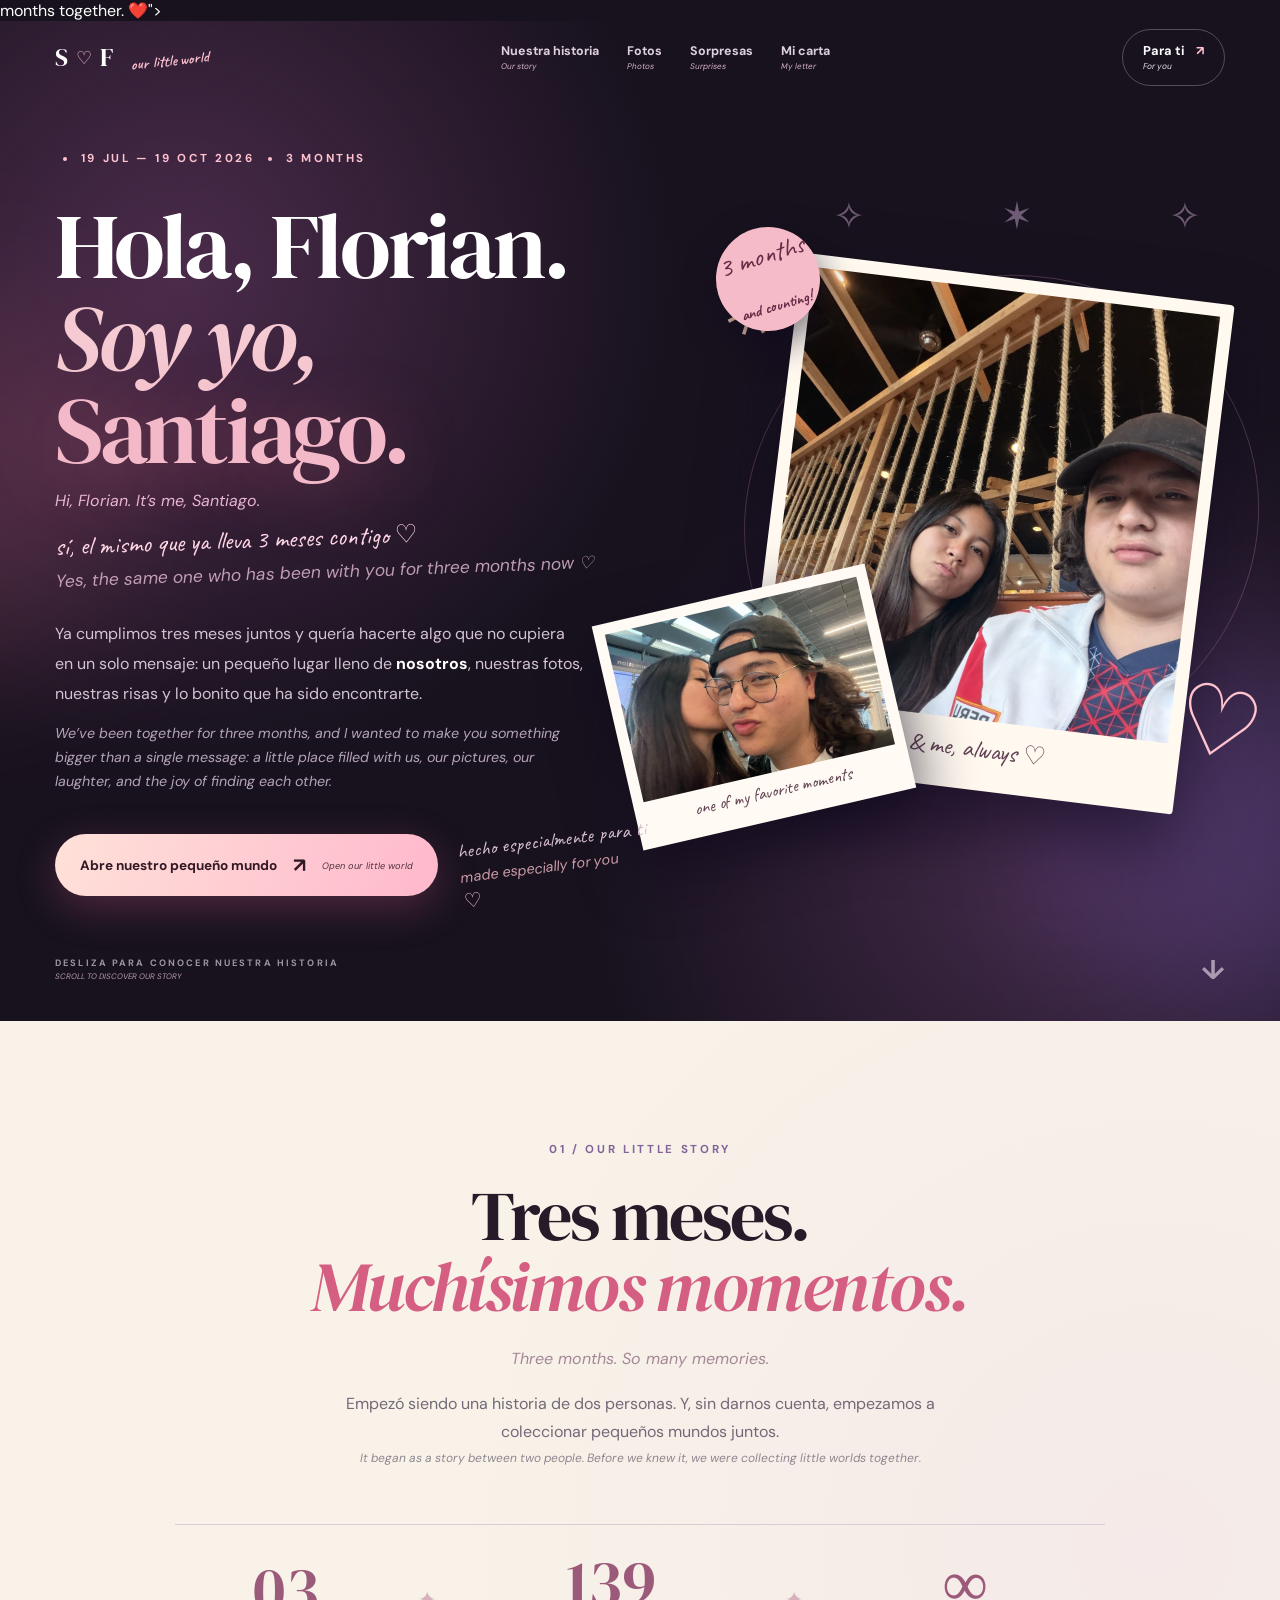
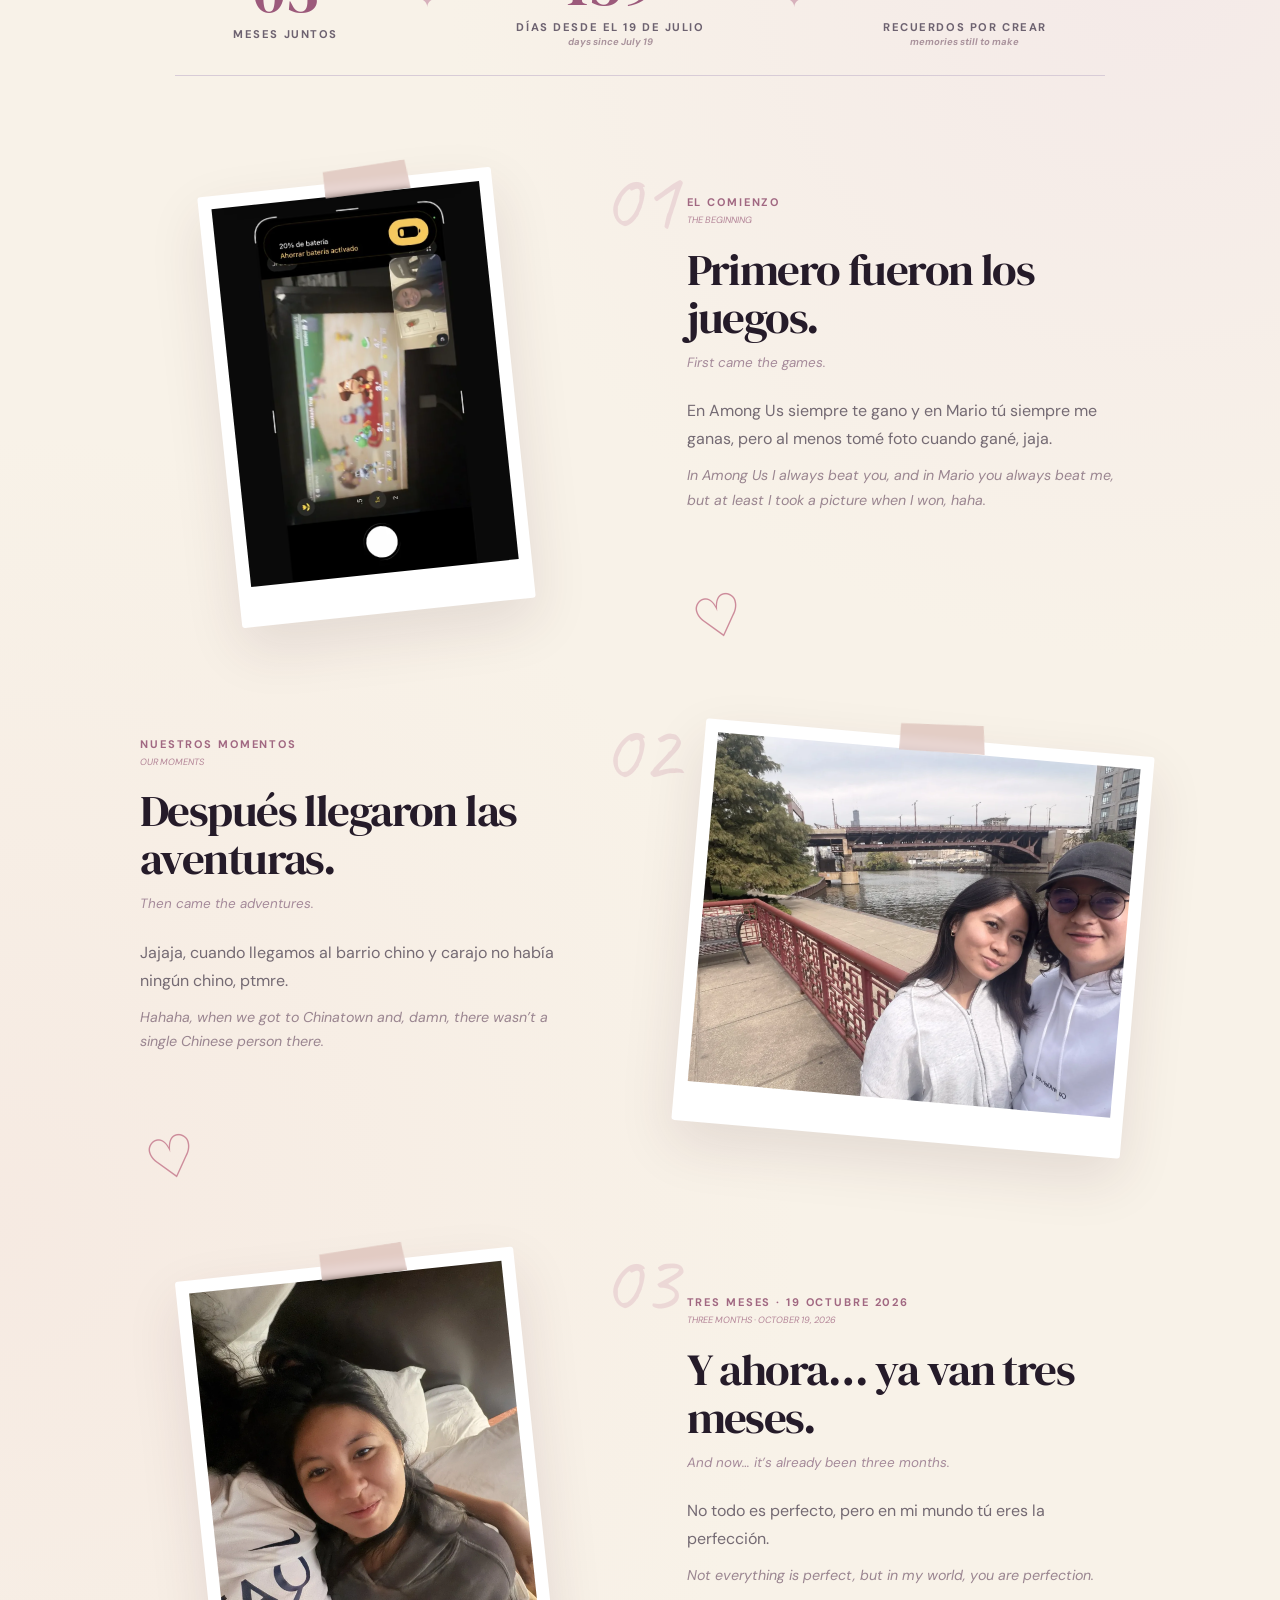
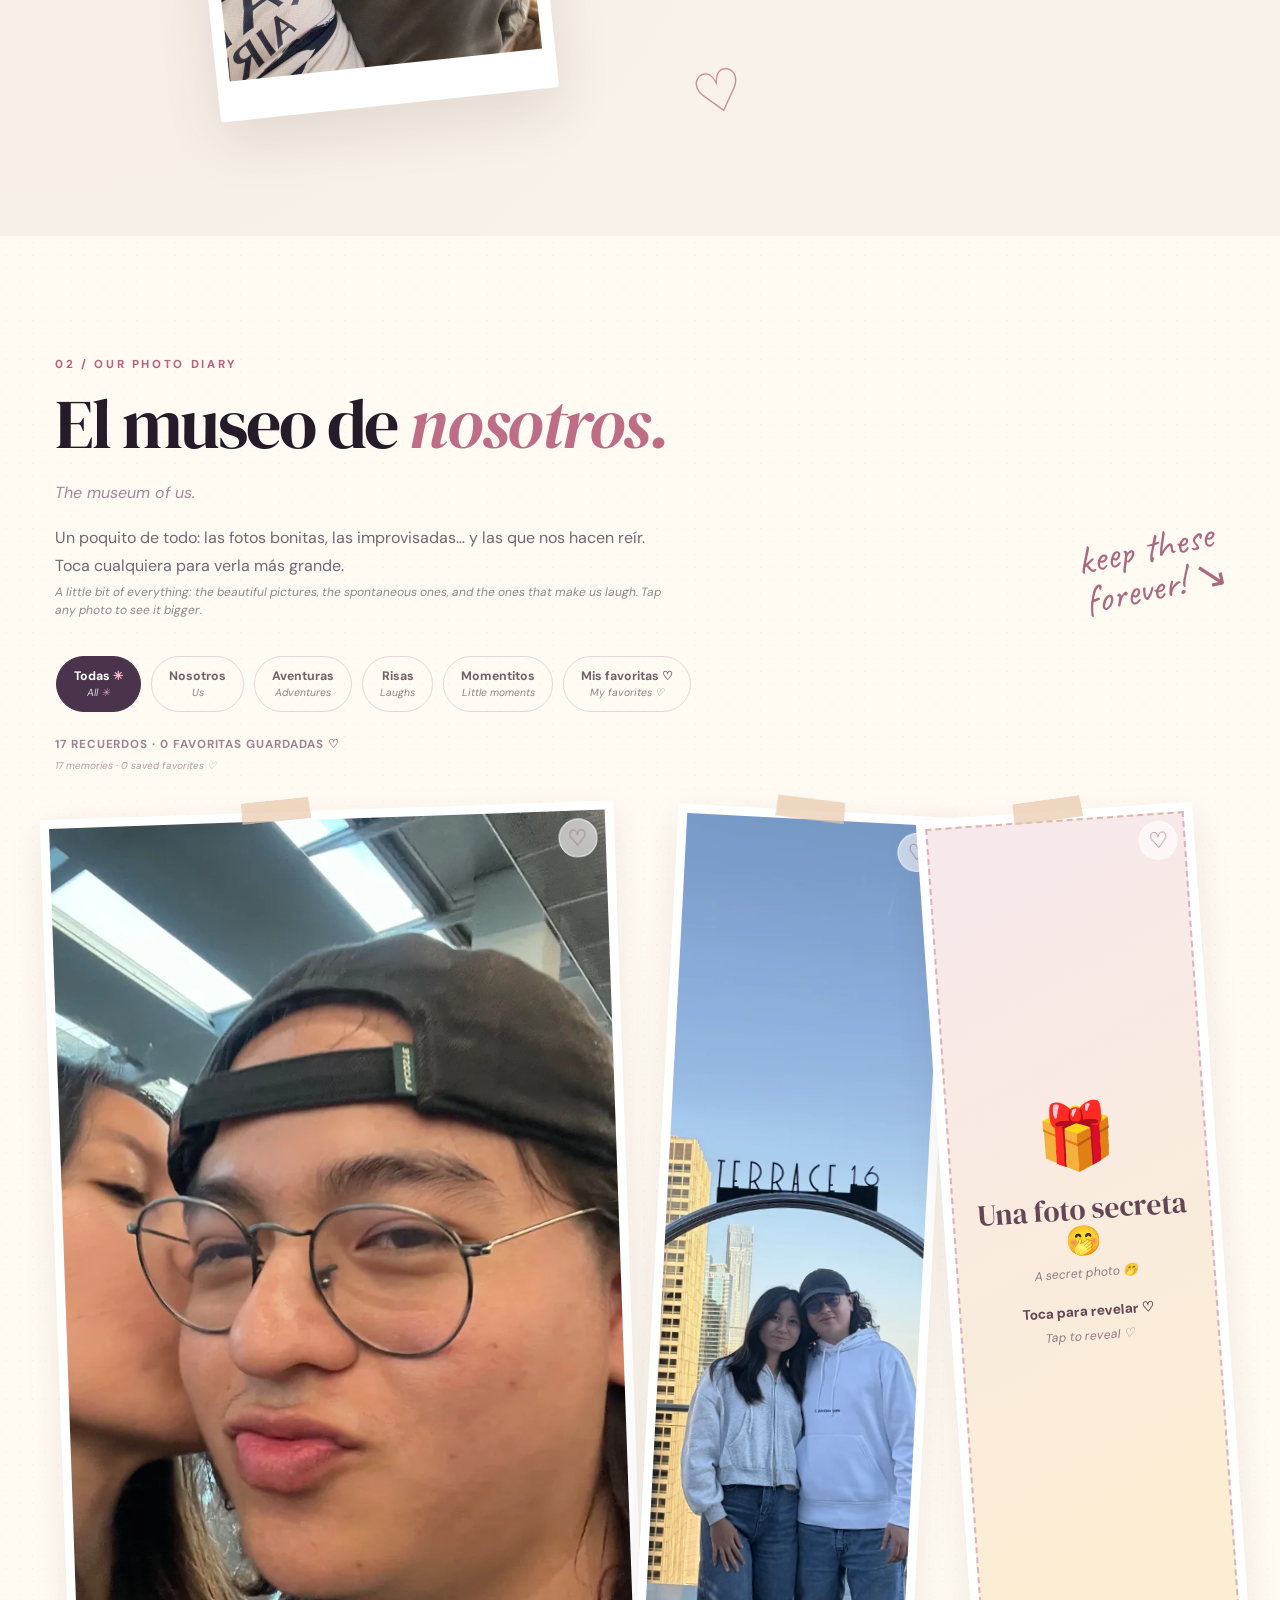
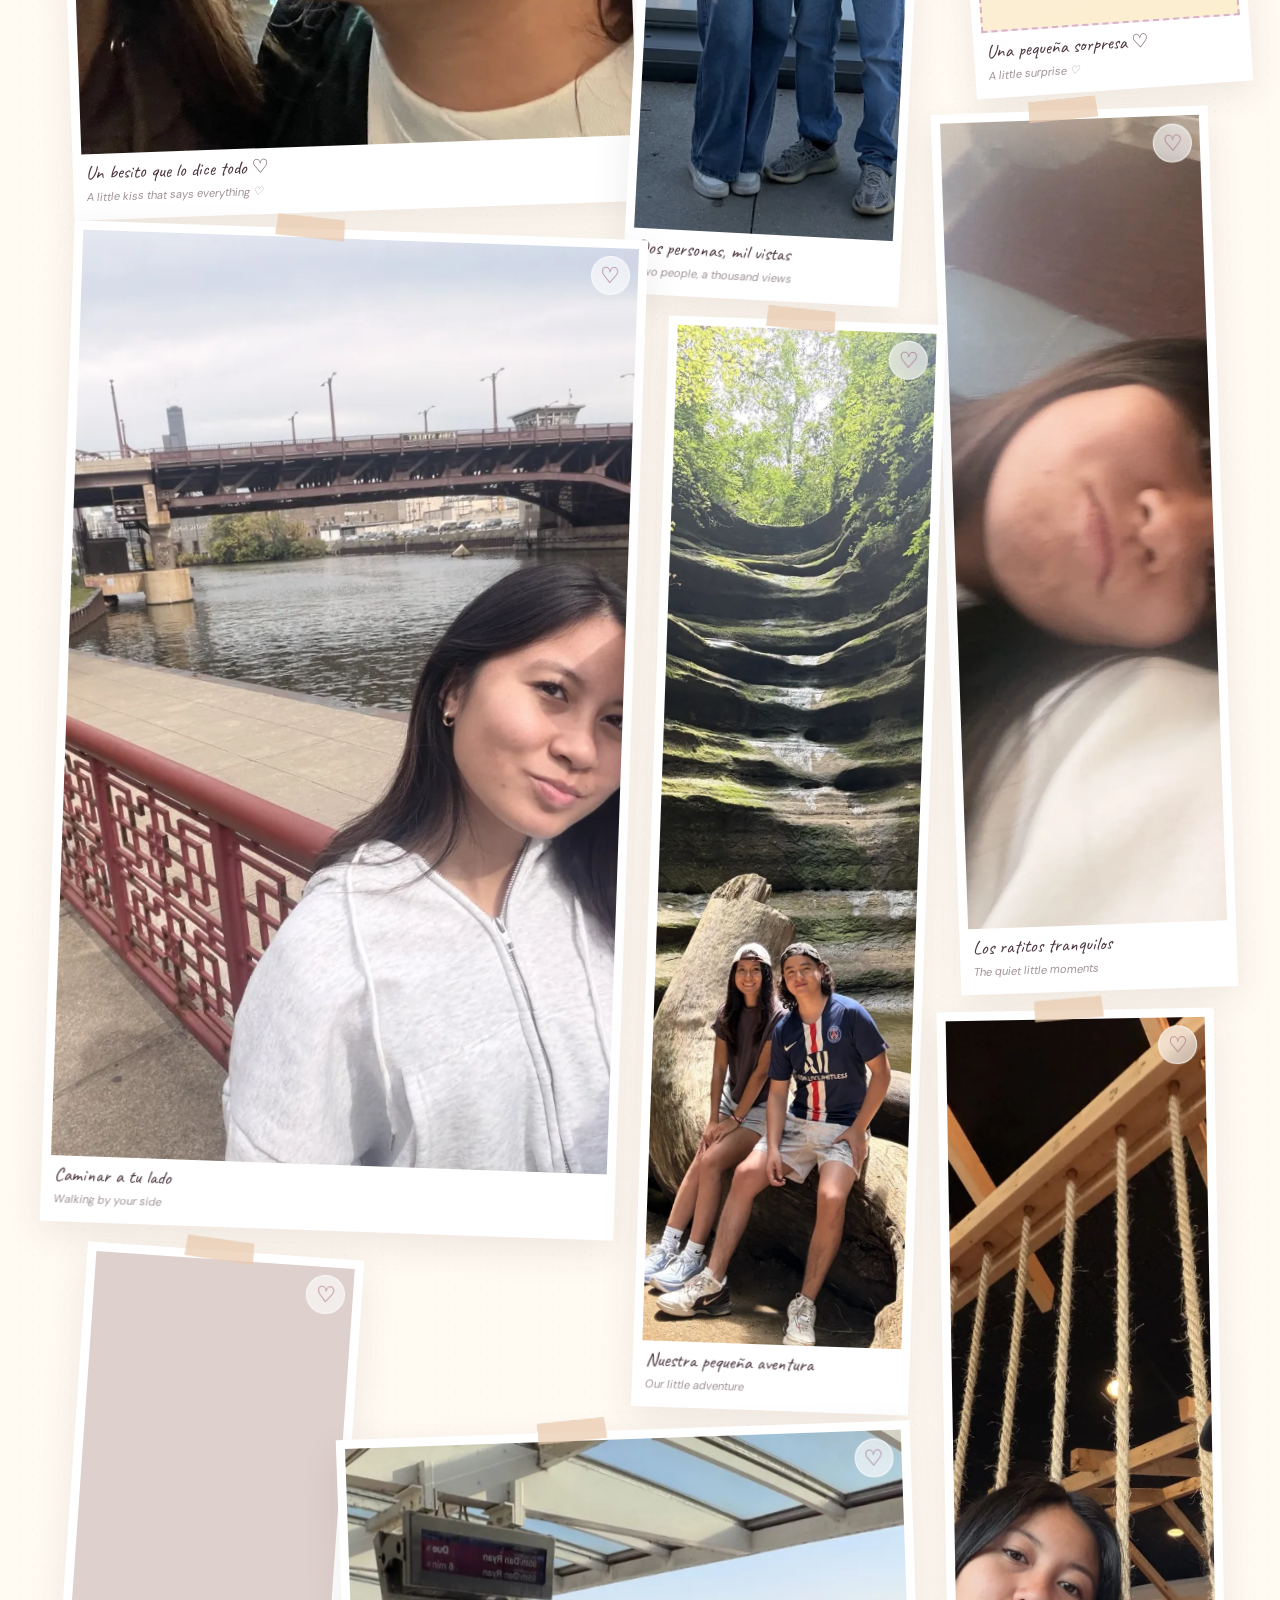
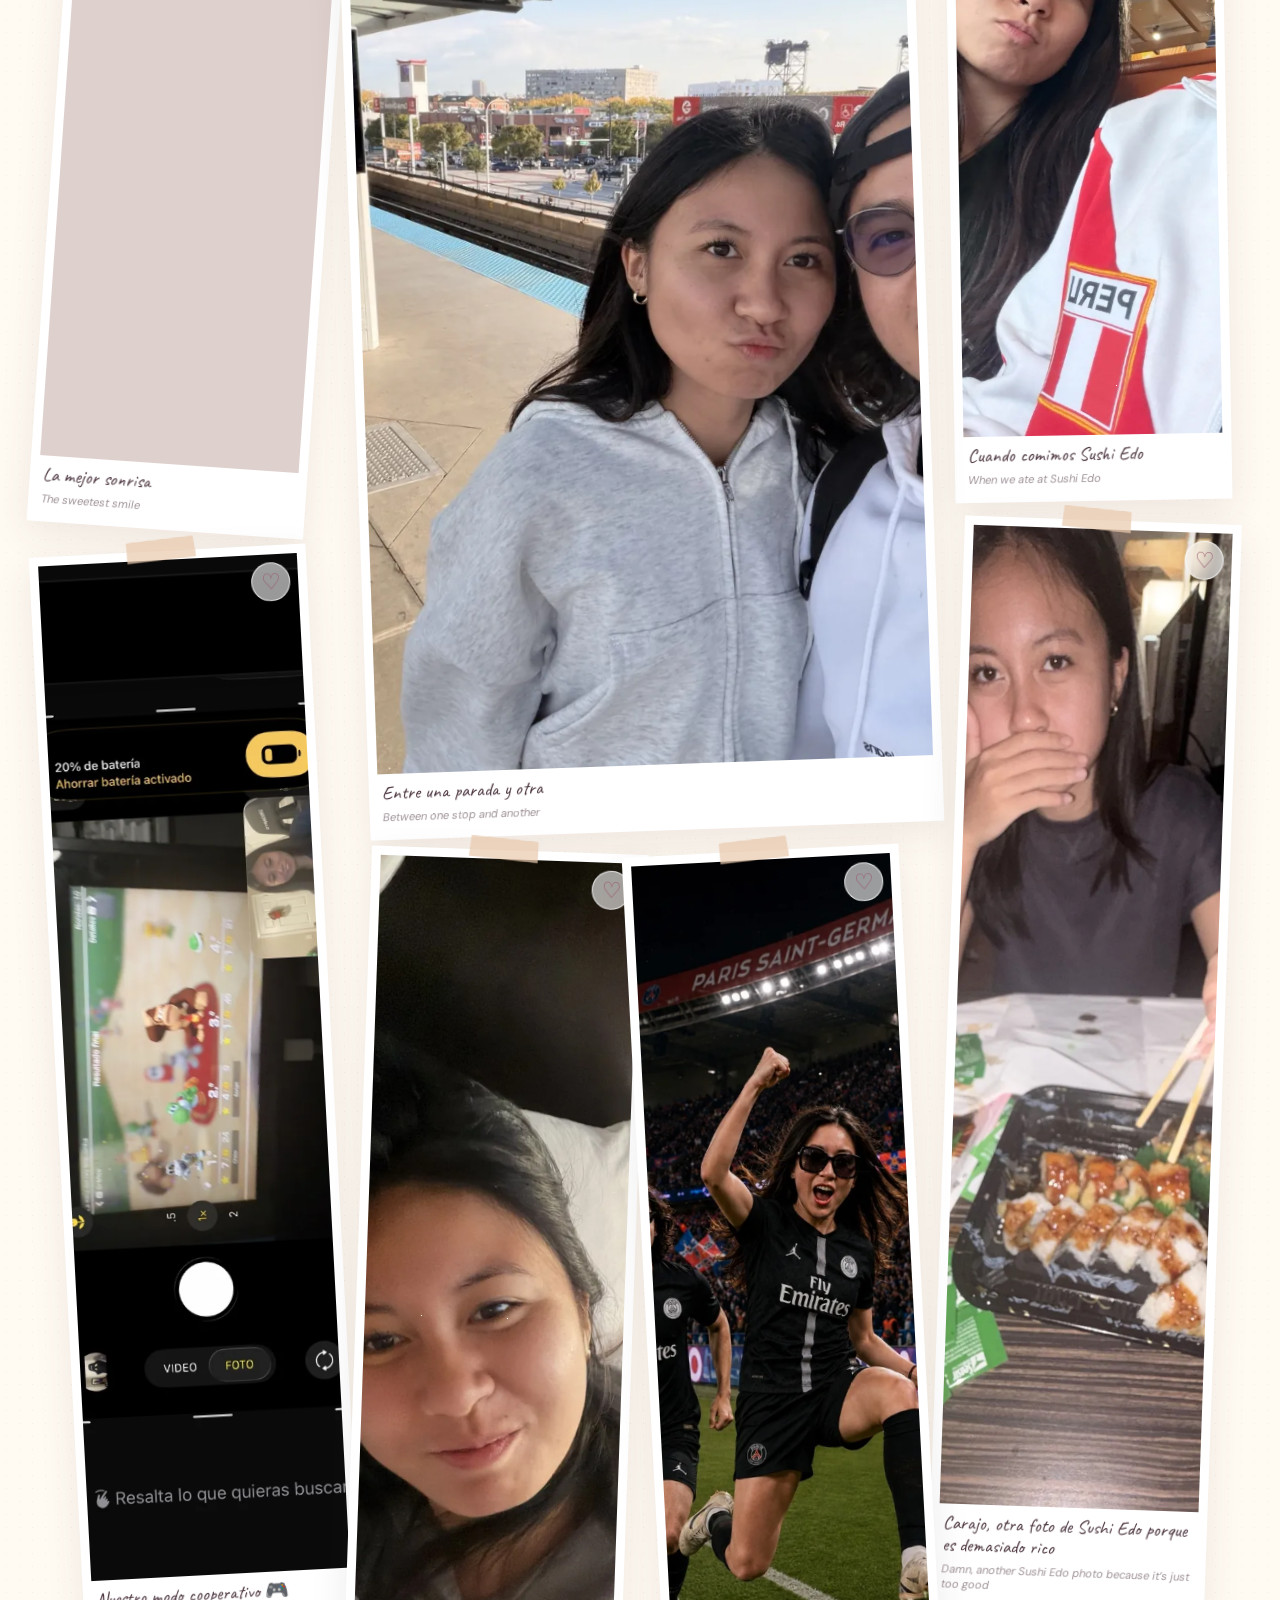
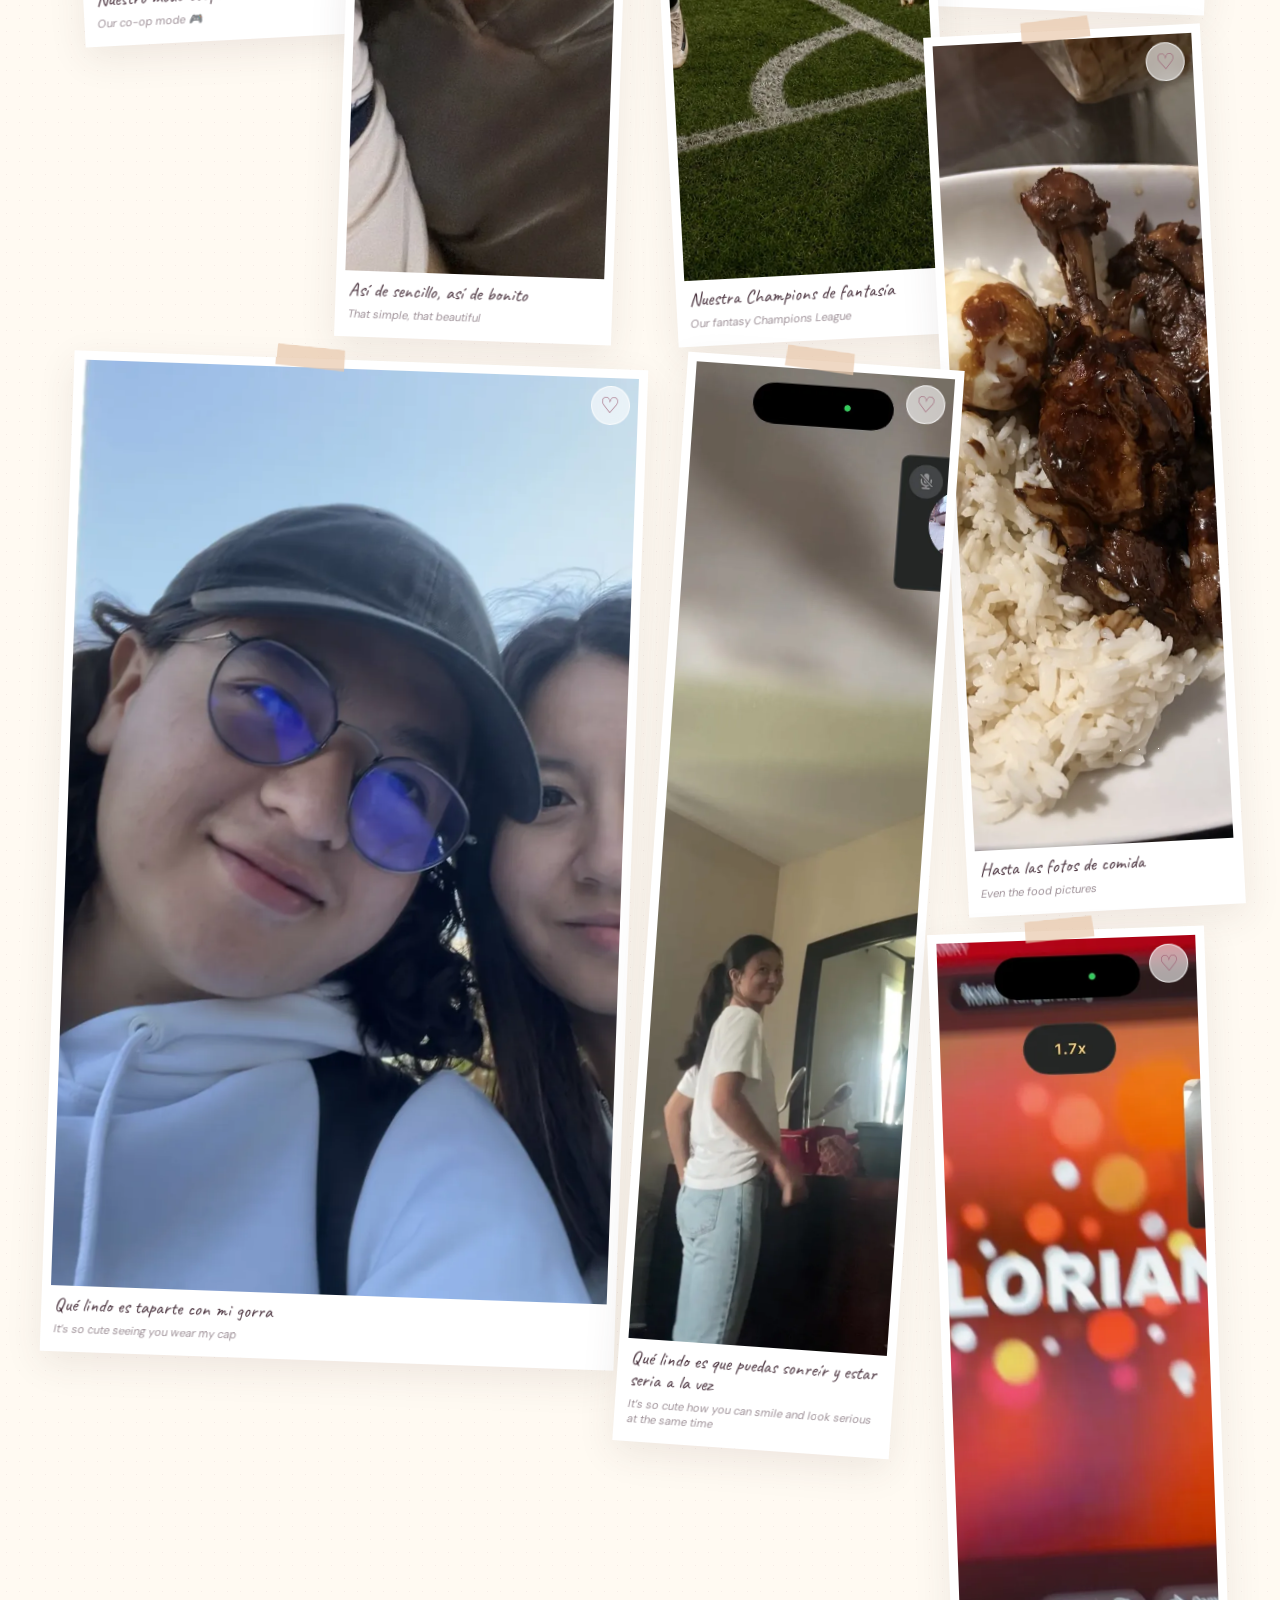
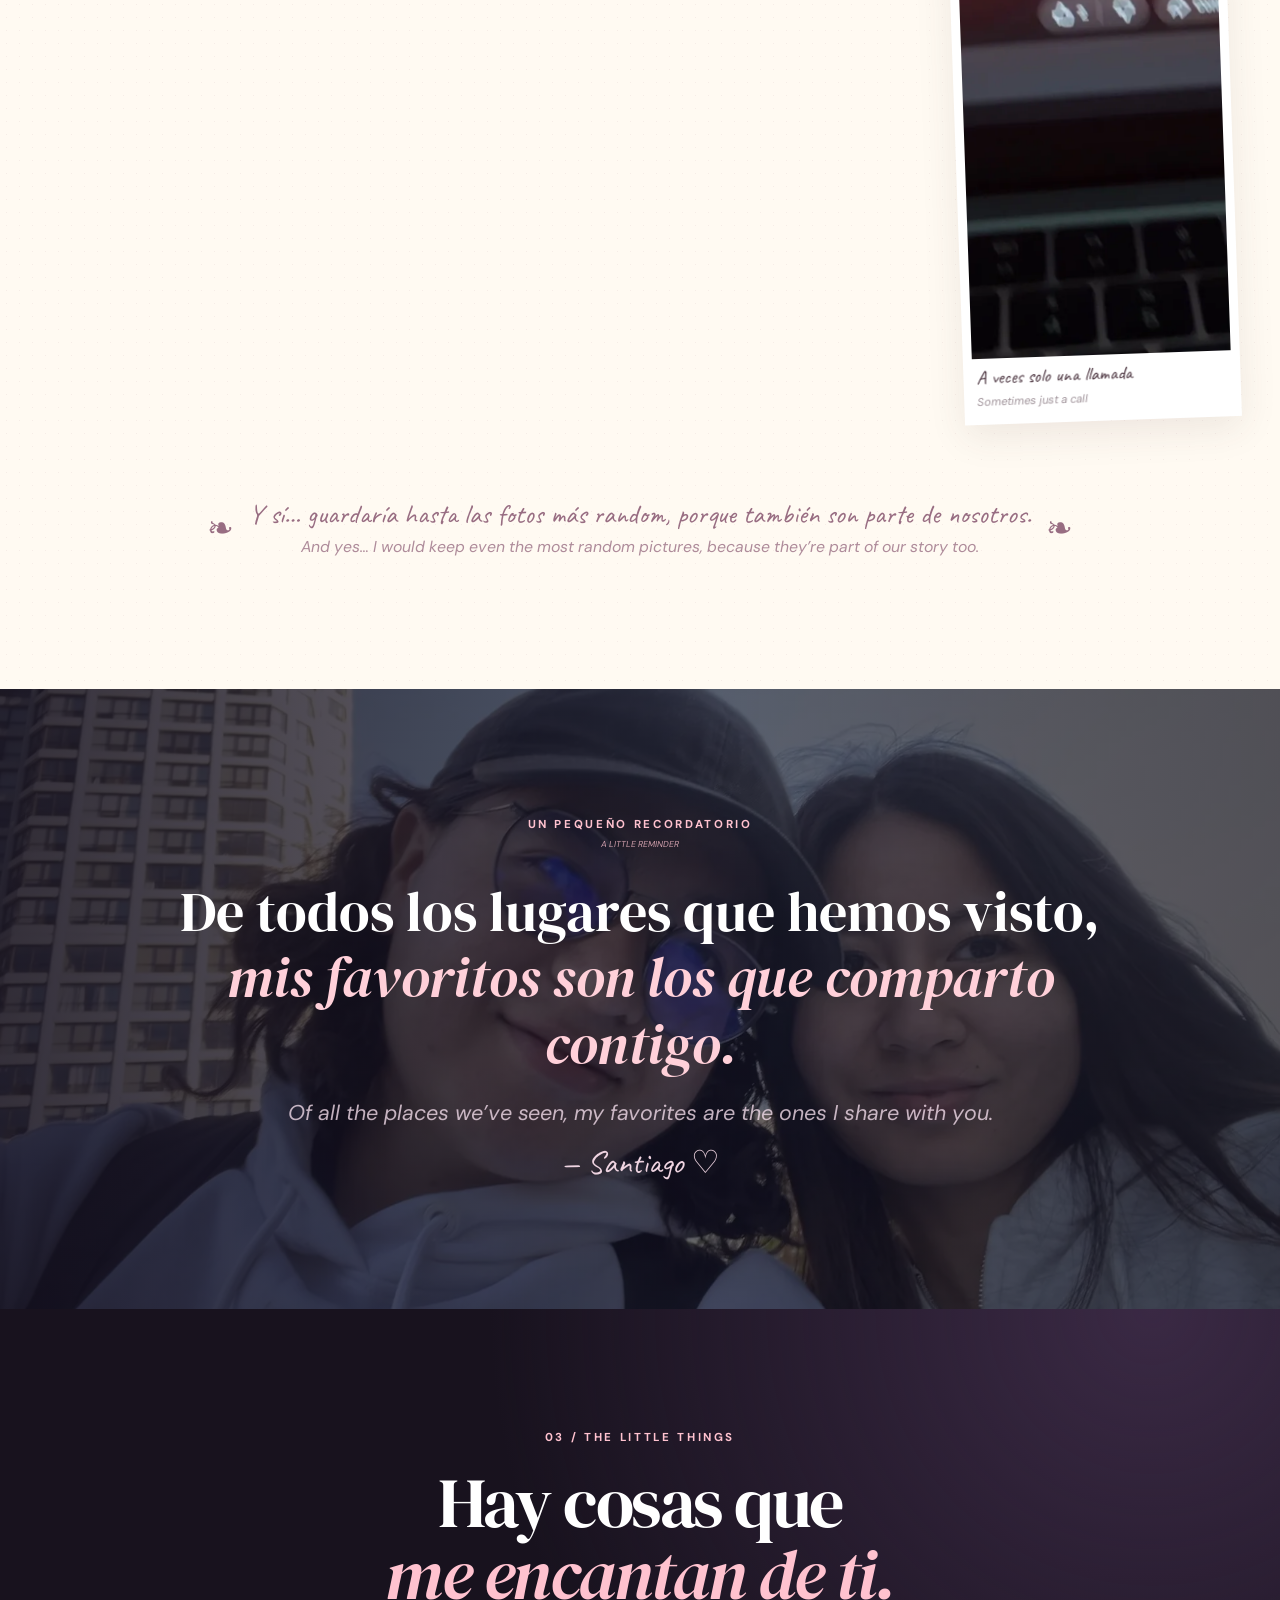
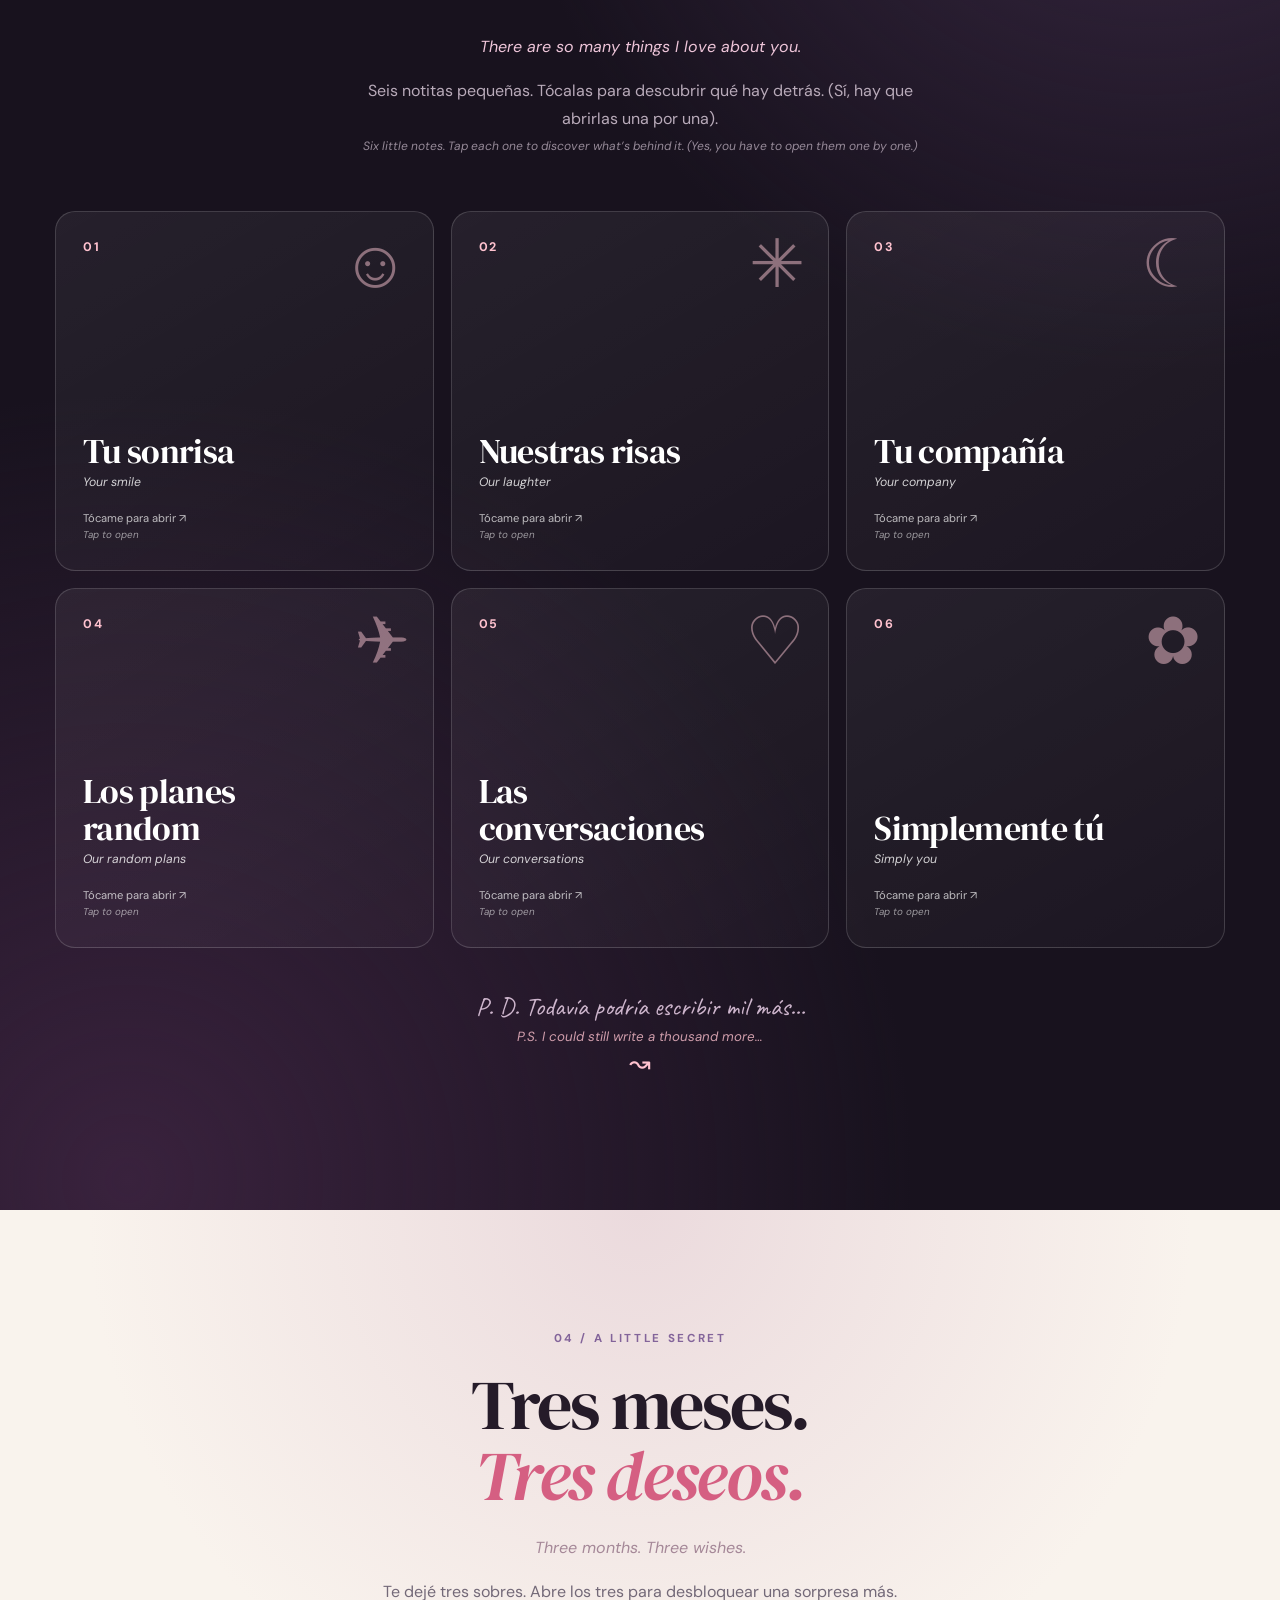
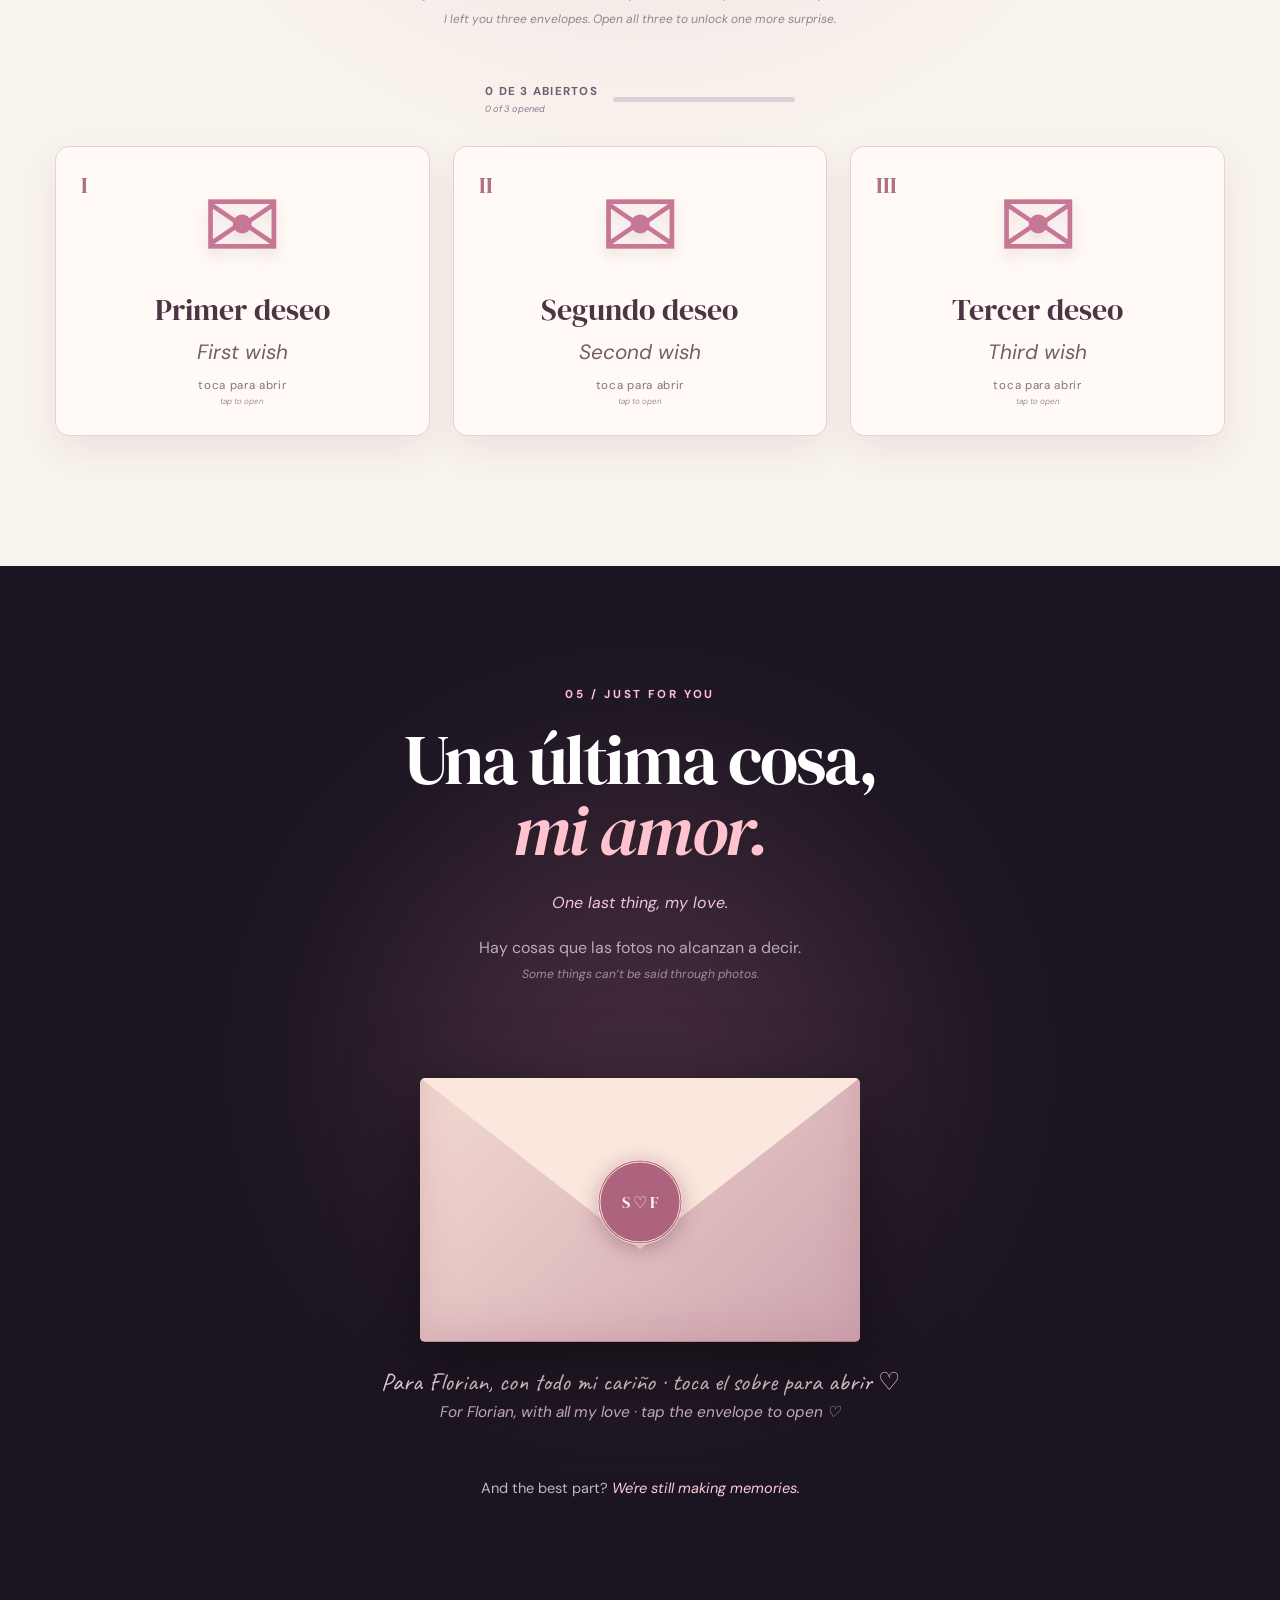
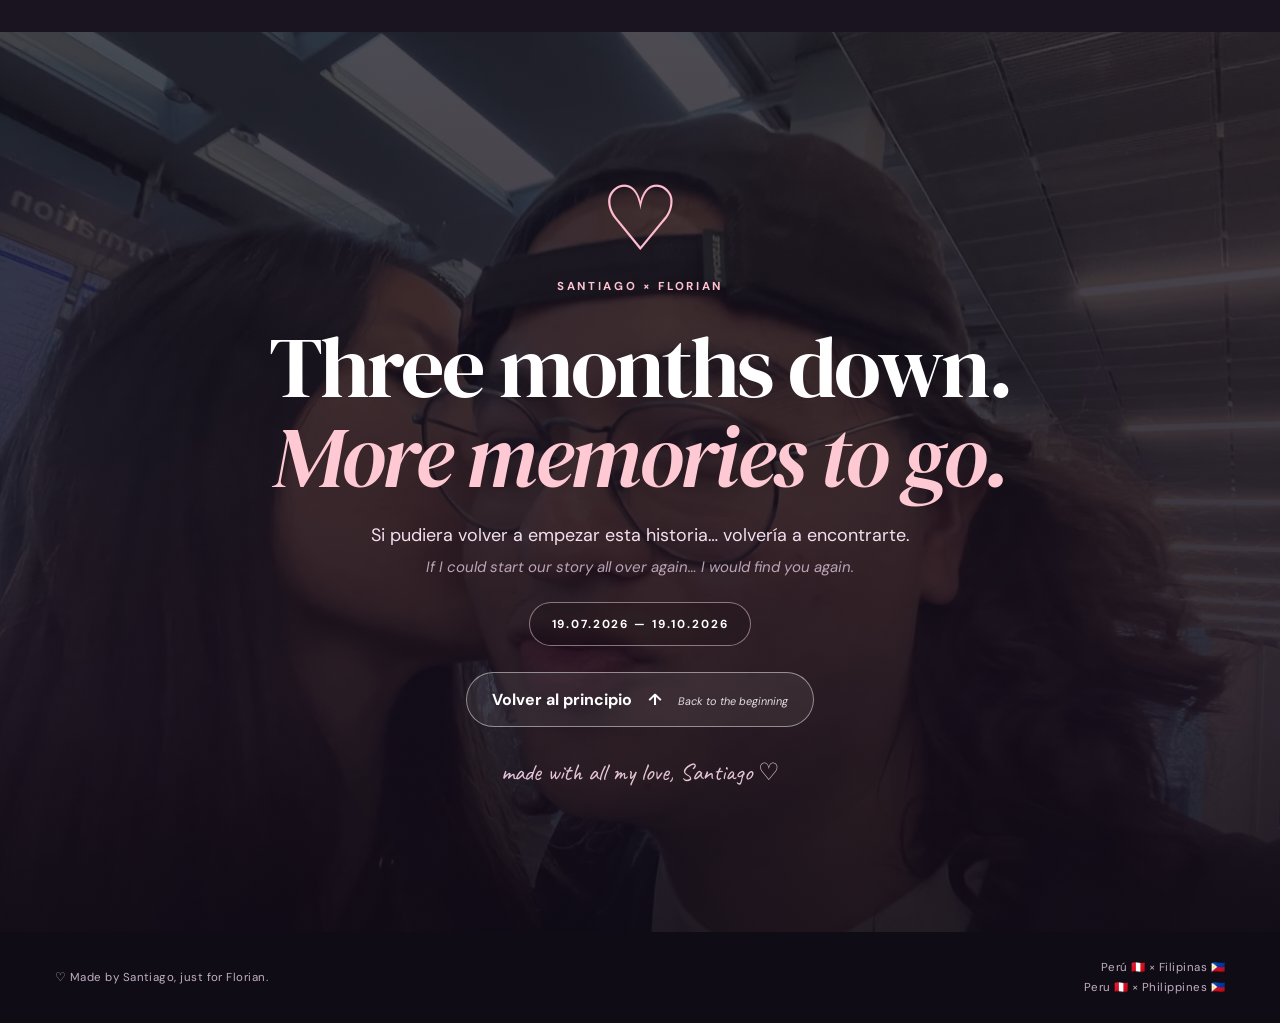
<file: tres-meses/index.html>
<!doctype html>
<html lang="es">
<head>
  <meta charset="utf-8">
  <meta name="viewport" content="width=device-width, initial-scale=1, viewport-fit=cover">
  <meta name="theme-color" content="#18121e">
  <meta name="description" content="Una pequeña sorpresa de Santiago para Florian: nuestros primeros tres meses juntos<span class="text-en bilingual-en" lang="en">months together</span>. ❤️">
  <meta property="og:title" content="Florian, ya son tres meses ♡">
  <meta property="og:description" content="Una historia contada en fotos, risas y recuerdos. Con amor, Santiago.">
  <meta property="og:type" content="website">
  <meta property="og:image" content="assets/beso.webp">
  <title>Florian ♡ Three Months With You</title>
  <link rel="preconnect" href="https://fonts.googleapis.com">
  <link rel="preconnect" href="https://fonts.gstatic.com" crossorigin>
  <link href="https://fonts.googleapis.com/css2?family=DM+Sans:wght@400;500;600;700&family=DM+Serif+Display:ital@0;1&family=Caveat:wght@500;600;700&display=swap" rel="stylesheet">
  <link rel="preload" as="image" href="assets/restaurante.webp">
  <link rel="stylesheet" href="style.css">
  <script src="script.js" defer></script>
</head>
<body>
  <div class="reading-progress" id="readingProgress" aria-hidden="true"></div>
  <div class="hearts-layer" id="heartsLayer" aria-hidden="true"></div>
  <header class="site-header" id="siteHeader">
    <a class="brand" href="#inicio" aria-label="Ir al inicio">S <span>♡</span> F <small>our little world</small></a>
    <nav class="nav-links" aria-label="Secciones de nuestra historia">
      <a href="#historia">Nuestra historia<small class="nav-en bilingual-en" lang="en">Our story</small></a>
      <a href="#album">Fotos<small class="nav-en bilingual-en" lang="en">Photos</small></a>
      <a href="#sorpresas">Sorpresas<small class="nav-en bilingual-en" lang="en">Surprises</small></a>
      <a href="#carta">Mi carta<small class="nav-en bilingual-en" lang="en">My letter</small></a>
    </nav>
    <a class="nav-pill" href="#carta">Para ti <span aria-hidden="true">↗</span><small class="nav-en bilingual-en" lang="en">For you</small></a>
  </header>

  <main>
    <section id="inicio" class="hero section-dark">
      <div class="hero-glow one" aria-hidden="true"></div>
      <div class="hero-glow two" aria-hidden="true"></div>
      <div class="hero-stars" aria-hidden="true">✧ &nbsp; ✶ &nbsp; ✧</div>
      <div class="hero-inner page-wrap">
        <div class="hero-copy enter-fade">
          <span class="eyebrow pink"><span class="tiny-dot"></span> 19 JUL — 19 OCT 2026 <span class="tiny-dot"></span> 3 MONTHS</span>
          <h1>Hola, Florian.<br><em>Soy yo,</em><br><span class="glow-text">Santiago.</span></h1><p class="hero-intro-en bilingual-en" lang="en">Hi, Florian. It’s me, Santiago.</p>
          <p class="hero-handwritten">sí, el mismo que ya lleva 3 meses contigo ♡<span class="text-en bilingual-en" lang="en">Yes, the same one who has been with you for three months now ♡</span></p>
          <p class="hero-description">Ya cumplimos tres meses juntos y quería hacerte algo que no cupiera en un solo mensaje: un pequeño lugar lleno de <strong>nosotros</strong>, nuestras fotos, nuestras risas y lo bonito que ha sido encontrarte.<span class="text-en bilingual-en" lang="en">We’ve been together for three months, and I wanted to make you something bigger than a single message: a little place filled with us, our pictures, our laughter, and the joy of finding each other.</span></p>
          <div class="hero-actions">
            <button class="button-primary" id="startStory" type="button">Abre nuestro pequeño mundo <span aria-hidden="true">↗</span><small class="button-en bilingual-en" lang="en">Open our little world</small></button>
            <span class="hero-smallnote">hecho especialmente para ti<span class="text-en bilingual-en" lang="en">made especially for you</span> <span aria-hidden="true">♡</span></span>
          </div>
        </div>
        <div class="hero-art enter-photo" aria-label="Fotografías de Santiago y Florian">
          <div class="hero-ring" aria-hidden="true"></div>
          <figure class="main-polaroid">
            <img src="assets/restaurante.webp" alt="Santiago y Florian juntos en un restaurante" width="1152" height="1536" fetchpriority="high">
            <figcaption>you & me, always ♡</figcaption>
          </figure>
          <figure class="kiss-polaroid">
            <img src="assets/beso.webp" alt="Florian dándole un beso a Santiago en la mejilla" width="1536" height="1152">
            <figcaption>one of my favorite moments</figcaption>
          </figure>
          <span class="heart-scribble heart-one" aria-hidden="true">♡</span>
          <span class="star-scribble" aria-hidden="true">✳</span>
          <span class="hero-sticker" aria-hidden="true">3 months<br><b>and counting!</b></span>
        </div>
      </div>
      <div class="hero-bottom page-wrap"><span>DESLIZA PARA CONOCER NUESTRA HISTORIA<span class="text-en bilingual-en" lang="en">SCROLL TO DISCOVER OUR STORY</span></span><span aria-hidden="true" class="down-arrow">↓</span></div>
    </section>

    <section id="historia" class="history-section section-light">
      <div class="page-wrap section-space">
        <div class="center-heading reveal">
          <span class="eyebrow violet">01 / OUR LITTLE STORY</span>
          <h2>Tres meses.<br><em>Muchísimos momentos.</em></h2><p class="heading-en bilingual-en" lang="en">Three months. So many memories.</p>
          <p>Empezó siendo una historia de dos personas. Y, sin darnos cuenta, empezamos a coleccionar pequeños mundos juntos.<span class="text-en bilingual-en" lang="en">It began as a story between two people. Before we knew it, we were collecting little worlds together.</span></p>
        </div>
        <div class="count-strip reveal" aria-label="Tiempo juntos">
          <div><strong>03</strong><span>meses juntos</span></div>
          <span class="counter-separator" aria-hidden="true">✦</span>
          <div><strong id="daysTogether">92</strong><span>días desde el 19 de julio<span class="text-en bilingual-en" lang="en">days since July 19</span></span></div>
          <span class="counter-separator" aria-hidden="true">✦</span>
          <div><strong>∞</strong><span>recuerdos por crear<span class="text-en bilingual-en" lang="en">memories still to make</span></span></div>
        </div>
        <div class="story-board" aria-label="Tres capítulos de nuestros recuerdos">
          <article class="story-step reveal"><span class="story-index">01</span><div class="story-step-image rotate-left"><img src="assets/jugando-juntos.webp" alt="Un recuerdo de jugar juntos durante una videollamada" loading="lazy" width="706" height="1536"></div><div class="story-copy"><span class="tiny-label">EL COMIENZO<span class="text-en bilingual-en" lang="en">THE BEGINNING</span></span><h3><span class="text-es">Primero fueron los juegos.</span><span class="text-en">First came the games.</span></h3><p><span class="text-es">En Among Us siempre te gano y en Mario tú siempre me ganas, pero al menos tomé foto cuando gané, jaja.</span><span class="text-en">In Among Us I always beat you, and in Mario you always beat me, but at least I took a picture when I won, haha.</span></p></div></article>
          <article class="story-step reverse reveal"><span class="story-index">02</span><div class="story-step-image rotate-right"><img src="assets/puente.webp" alt="Santiago y Florian juntos junto al río en Chicago" loading="lazy" width="1536" height="1152"></div><div class="story-copy"><span class="tiny-label">NUESTROS MOMENTOS<span class="text-en bilingual-en" lang="en">OUR MOMENTS</span></span><h3><span class="text-es">Después llegaron las aventuras.</span><span class="text-en">Then came the adventures.</span></h3><p><span class="text-es">Jajaja, cuando llegamos al barrio chino y carajo no había ningún chino, ptmre.</span><span class="text-en">Hahaha, when we got to Chinatown and, damn, there wasn’t a single Chinese person there.</span></p></div></article>
          <article class="story-step reveal"><span class="story-index">03</span><div class="story-step-image rotate-left"><img src="assets/abrazados.webp" alt="Un momento tranquilo y cariñoso de Florian" loading="lazy" width="1152" height="1536"></div><div class="story-copy"><span class="tiny-label">TRES MESES · 19 OCTUBRE 2026<span class="text-en bilingual-en" lang="en">THREE MONTHS · OCTOBER 19, 2026</span></span><h3><span class="text-es">Y ahora… ya van tres meses.</span><span class="text-en">And now… it’s already been three months.</span></h3><p><span class="text-es">No todo es perfecto, pero en mi mundo tú eres la perfección.</span><span class="text-en">Not everything is perfect, but in my world, you are perfection.</span></p></div></article>
        </div>
      </div>
    </section>

    <section id="album" class="album-section section-paper">
      <div class="page-wrap section-space">
        <div class="album-title-row reveal">
          <div><span class="eyebrow rose">02 / OUR PHOTO DIARY</span><h2>El museo de <em>nosotros.</em></h2><p class="heading-en bilingual-en" lang="en">The museum of us.</p><p>Un poquito de todo: las fotos bonitas, las improvisadas… y las que nos hacen reír. Toca cualquiera para verla más grande.<span class="text-en bilingual-en" lang="en">A little bit of everything: the beautiful pictures, the spontaneous ones, and the ones that make us laugh. Tap any photo to see it bigger.</span></p></div>
          <span class="handwritten-title" aria-hidden="true">keep these<br>forever! ↘</span>
        </div>
        <div class="filter-bar" role="group" aria-label="Filtrar fotografías">
          <button class="filter-chip active" data-filter="all" aria-pressed="true" type="button">Todas <span>✳</span><small class="chip-en bilingual-en" lang="en">All <span>✳</span></small></button>
          <button class="filter-chip" data-filter="us" aria-pressed="false" type="button">Nosotros<small class="chip-en bilingual-en" lang="en">Us</small></button>
          <button class="filter-chip" data-filter="adventures" aria-pressed="false" type="button">Aventuras<small class="chip-en bilingual-en" lang="en">Adventures</small></button>
          <button class="filter-chip" data-filter="silly" aria-pressed="false" type="button">Risas<small class="chip-en bilingual-en" lang="en">Laughs</small></button>
          <button class="filter-chip" data-filter="little" aria-pressed="false" type="button">Momentitos<small class="chip-en bilingual-en" lang="en">Little moments</small></button>
          <button class="filter-chip" data-filter="favorites" aria-pressed="false" type="button">Mis favoritas ♡<small class="chip-en bilingual-en" lang="en">My favorites ♡</small></button>
        </div>
        <p class="gallery-status" id="galleryStatus" aria-live="polite"></p>
        <div class="photo-grid" id="photoGrid"></div>
        <div class="album-outro reveal"><span aria-hidden="true">❧</span><p>Y sí… guardaría hasta las fotos más random, porque también son parte de nosotros.<span class="text-en bilingual-en" lang="en">And yes… I would keep even the most random pictures, because they’re part of our story too.</span></p><span aria-hidden="true">❧</span></div>
      </div>
    </section>

    <section class="photostrip" aria-label="Un recuerdo grande en medio de nuestra historia">
      <div class="photostrip-photo" role="img" aria-label="Santiago y Florian frente a una ciudad"></div>
      <div class="photostrip-shade"></div>
      <div class="photostrip-content page-wrap reveal">
        <span class="eyebrow pink">UN PEQUEÑO RECORDATORIO<span class="text-en bilingual-en" lang="en">A LITTLE REMINDER</span></span>
        <p>De todos los lugares que hemos visto,<br><em>mis favoritos son los que comparto contigo.</em><span class="text-en bilingual-en" lang="en">Of all the places we’ve seen, my favorites are the ones I share with you.</span></p>
        <span class="photostrip-sig">— Santiago ♡</span>
      </div>
    </section>

    <section id="razones" class="reasons-section section-dark">
      <div class="page-wrap section-space">
        <div class="center-heading reveal"><span class="eyebrow pink">03 / THE LITTLE THINGS</span><h2>Hay cosas que<br><em>me encantan de ti.</em></h2><p class="heading-en bilingual-en" lang="en">There are so many things I love about you.</p><p>Seis notitas pequeñas. Tócalas para descubrir qué hay detrás. (Sí, hay que abrirlas una por una).<span class="text-en bilingual-en" lang="en">Six little notes. Tap each one to discover what’s behind it. (Yes, you have to open them one by one.)</span></p></div>
        <div class="reasons-grid" id="reasonsGrid">
          <button class="reason-card reveal" type="button" aria-expanded="false"><span class="reason-front"><i>01</i><span>Tu sonrisa<span class="text-en bilingual-en" lang="en">Your smile</span></span><b>☺</b><small>Tócame para abrir ↗<span class="text-en bilingual-en" lang="en">Tap to open</span></small></span><span class="reason-back"><span class="reason-es">Porque la veo y me derrito.</span><span class="reason-en">Because I see her and I melt.</span><b>♡</b></span></button>
          <button class="reason-card reveal" type="button" aria-expanded="false"><span class="reason-front"><i>02</i><span>Nuestras risas<span class="text-en bilingual-en" lang="en">Our laughter</span></span><b>✳</b><small>Tócame para abrir ↗<span class="text-en bilingual-en" lang="en">Tap to open</span></small></span><span class="reason-back"><span class="reason-es">Porque contigo hasta mis momentos más ridículos terminan siendo recuerdos favoritos.</span><span class="reason-en">Because with you, even my most ridiculous moments turn into favorite memories.</span><b>♡</b></span></button>
          <button class="reason-card reveal" type="button" aria-expanded="false"><span class="reason-front"><i>03</i><span>Tu compañía<span class="text-en bilingual-en" lang="en">Your company</span></span><b>☾</b><small>Tócame para abrir ↗<span class="text-en bilingual-en" lang="en">Tap to open</span></small></span><span class="reason-back"><span class="reason-es">Porque todo se siente tranquilo cuando estoy a tu lado.</span><span class="reason-en">Because everything feels peaceful when I’m by your side.</span><b>♡</b></span></button>
          <button class="reason-card reveal" type="button" aria-expanded="false"><span class="reason-front"><i>04</i><span>Los planes random<span class="text-en bilingual-en" lang="en">Our random plans</span></span><b>✈</b><small>Tócame para abrir ↗<span class="text-en bilingual-en" lang="en">Tap to open</span></small></span><span class="reason-back"><span class="reason-es">Porque no importa que vivamos lejos: nuestro amor haría que hasta yo fuera a Marte si tú vivieras ahí.</span><span class="reason-en">Because it doesn’t matter that we live far away: our love would make me go even to Mars if you lived there.</span><b>♡</b></span></button>
          <button class="reason-card reveal" type="button" aria-expanded="false"><span class="reason-front"><i>05</i><span>Las conversaciones<span class="text-en bilingual-en" lang="en">Our conversations</span></span><b>♡</b><small>Tócame para abrir ↗<span class="text-en bilingual-en" lang="en">Tap to open</span></small></span><span class="reason-back"><span class="reason-es">Porque siempre queda algo por contarte, aunque ya llevemos horas hablando.</span><span class="reason-en">Because there’s always something left to tell you, even after hours of talking.</span><b>♡</b></span></button>
          <button class="reason-card reveal" type="button" aria-expanded="false"><span class="reason-front"><i>06</i><span>Simplemente tú<span class="text-en bilingual-en" lang="en">Simply you</span></span><b>✿</b><small>Tócame para abrir ↗<span class="text-en bilingual-en" lang="en">Tap to open</span></small></span><span class="reason-back"><span class="reason-es">Porque no necesito inventar una razón complicada. Me haces feliz siendo tú.</span><span class="reason-en">Because I don’t need to invent a complicated reason. You make me happy just by being you.</span><b>♡</b></span></button>
        </div>
        <p class="reasons-footer reveal">P. D. Todavía podría escribir mil más…<span class="text-en bilingual-en" lang="en">P.S. I could still write a thousand more…</span> <span>↝</span></p>
      </div>
    </section>

    <section id="sorpresas" class="wishes-section section-light">
      <div class="page-wrap section-space">
        <div class="center-heading reveal"><span class="eyebrow violet">04 / A LITTLE SECRET</span><h2>Tres meses.<br><em>Tres deseos.</em></h2><p class="heading-en bilingual-en" lang="en">Three months. Three wishes.</p><p>Te dejé tres sobres. Abre los tres para desbloquear una sorpresa más.<span class="text-en bilingual-en" lang="en">I left you three envelopes. Open all three to unlock one more surprise.</span></p></div>
        <div class="wishes-count reveal"><span id="wishesCounter">0 de 3 abiertos<span class="bilingual-en" lang="en">0 of 3 opened</span></span><div class="wishes-track" aria-hidden="true"><div id="wishesBar"></div></div></div>
        <div class="wishes-grid">
          <button class="wish-card reveal" data-wish="0" type="button" aria-expanded="false"><span class="wish-front"><span class="wish-number">I</span><span class="envelope-art" aria-hidden="true">✉</span><b>Primer deseo<span class="text-en bilingual-en" lang="en">First wish</span></b><small>toca para abrir<span class="text-en bilingual-en" lang="en">tap to open</span></small></span><span class="wish-message">Que sigamos haciendo extraordinarios hasta los días más normales.<span class="text-en bilingual-en" lang="en">May we keep making even the most ordinary days extraordinary.</span> <b>♡</b></span></button>
          <button class="wish-card reveal" data-wish="1" type="button" aria-expanded="false"><span class="wish-front"><span class="wish-number">II</span><span class="envelope-art" aria-hidden="true">✉</span><b>Segundo deseo<span class="text-en bilingual-en" lang="en">Second wish</span></b><small>toca para abrir<span class="text-en bilingual-en" lang="en">tap to open</span></small></span><span class="wish-message">Que nunca nos falten conversaciones, paciencia y ganas de seguir conociéndonos.<span class="text-en bilingual-en" lang="en">May we never run out of conversations, patience, or the desire to keep getting to know each other.</span> <b>♡</b></span></button>
          <button class="wish-card reveal" data-wish="2" type="button" aria-expanded="false"><span class="wish-front"><span class="wish-number">III</span><span class="envelope-art" aria-hidden="true">✉</span><b>Tercer deseo<span class="text-en bilingual-en" lang="en">Third wish</span></b><small>toca para abrir<span class="text-en bilingual-en" lang="en">tap to open</span></small></span><span class="wish-message">Que cuando lleguen más meses, todavía tengamos mil fotografías nuevas por guardar.<span class="text-en bilingual-en" lang="en">May we have a thousand more pictures to keep as more months go by.</span> <b>♡</b></span></button>
        </div>
        <div class="bonus-message" id="bonusMessage" role="status" aria-live="polite"><div aria-hidden="true">✧ ♡ ✧</div><strong>La sorpresa eres tú, Florian.<span class="text-en bilingual-en" lang="en">The surprise is you, Florian.</span></strong><p>Gracias por ser parte de mis días. Ahora sí… queda una última cosa para ti.<span class="text-en bilingual-en" lang="en">Thank you for being part of my days. Now… there is one last thing for you.</span></p><a class="button-primary" href="#carta">Leer mi carta <span aria-hidden="true">↗</span><small class="button-en bilingual-en" lang="en">Read my letter</small></a></div>
      </div>
    </section>

    <section id="carta" class="letter-section section-dark">
      <div class="letter-orb" aria-hidden="true"></div>
      <div class="page-wrap section-space letter-container">
        <div class="center-heading reveal"><span class="eyebrow pink">05 / JUST FOR YOU</span><h2>Una última cosa,<br><em>mi amor.</em></h2><p class="heading-en bilingual-en" lang="en">One last thing, my love.</p><p>Hay cosas que las fotos no alcanzan a decir.<span class="text-en bilingual-en" lang="en">Some things can’t be said through photos.</span></p></div>
        <div class="envelope-scene reveal" id="envelopeScene"><button class="big-envelope" id="openLetter" type="button" aria-controls="letterPaper" aria-expanded="false" aria-label="Abrir la carta de Santiago para Florian"><span class="envelope-flap"></span><span class="envelope-pocket"></span><span class="envelope-seal">S ♡ F</span></button><span class="envelope-hint" id="envelopeHint">Para Florian, con todo mi cariño · toca el sobre para abrir ♡<span class="text-en bilingual-en" lang="en">For Florian, with all my love · tap the envelope to open ♡</span></span></div>
        <article class="letter-paper" id="letterPaper" aria-hidden="true" tabindex="-1">
          <div class="paper-top"><span>19 de octubre de 2026<span class="bilingual-en" lang="en">October 19, 2026</span></span><span>Una carta para ti ♡<span class="text-en bilingual-en" lang="en">A letter for you ♡</span></span></div>
          <p class="letter-guide"><span>ES</span> Cada oración en español <span class="guide-separator">♡</span> <span>EN</span> English right underneath</p>
          <div class="letter-paragraph">
<div class="letter-pair"><p class="letter-es" lang="es">Hola, Florian.</p><p class="letter-en" lang="en">Hi, Florian.</p></div>
<div class="letter-pair"><p class="letter-es" lang="es">Soy yo, Santiago, el que ya lleva tres meses contigo.</p><p class="letter-en" lang="en">It’s me, Santiago, the one who has now spent three months with you.</p></div>
<div class="letter-pair"><p class="letter-es" lang="es">Es increíble lo rápido que ha pasado el tiempo.</p><p class="letter-en" lang="en">It’s incredible how quickly time has gone by.</p></div>
<div class="letter-pair"><p class="letter-es" lang="es">La verdad, nunca imaginé que todo pasaría así, pero siempre espero poder pasar muchísimo más tiempo contigo.</p><p class="letter-en" lang="en">Honestly, I never imagined things would happen this way, but I always hope we get to spend so much more time together.</p></div>
</div>
          <div class="letter-paragraph">
<div class="letter-pair"><p class="letter-es" lang="es">En estos tres meses he sufrido, he reído, he llorado, he gozado y, sobre todo, he aprendido.</p><p class="letter-en" lang="en">In these three months, I have suffered, laughed, cried, enjoyed life, and, most importantly, learned.</p></div>
<div class="letter-pair"><p class="letter-es" lang="es">He aprendido muchas cosas que antes no sabía.</p><p class="letter-en" lang="en">I’ve learned so many things I didn’t know before.</p></div>
<div class="letter-pair"><p class="letter-es" lang="es">Aprendí a amar más de lo habitual, a cuidar más mis palabras y a ser más delicado.</p><p class="letter-en" lang="en">I’ve learned to love more deeply than I used to, to choose my words more carefully, and to be gentler.</p></div>
<div class="letter-pair"><p class="letter-es" lang="es">Aprendí a acercarme más a Dios y, sobre todo, aprendí a quererte más a ti que a mí mismo.</p><p class="letter-en" lang="en">I’ve learned to grow closer to God and, above all, I’ve learned to love you even more than I love myself.</p></div>
<div class="letter-pair"><p class="letter-es" lang="es">Al fin y al cabo, no soy alguien perfecto; siempre cometo errores.</p><p class="letter-en" lang="en">At the end of the day, I’m not perfect; I still make mistakes.</p></div>
<div class="letter-pair"><p class="letter-es" lang="es">Pero con la ayuda de Dios sé que saldremos adelante.</p><p class="letter-en" lang="en">But with God’s help, I know we will get through whatever comes our way.</p></div>
</div>
          <div class="letter-paragraph">
<div class="letter-pair"><p class="letter-es" lang="es">La verdad, sufrí muchísimo cuando tuve que alejarme de ti.</p><p class="letter-en" lang="en">The truth is, I suffered so much when I had to leave you.</p></div>
<div class="letter-pair"><p class="letter-es" lang="es">Es algo que nunca había sentido de esa manera con otra persona.</p><p class="letter-en" lang="en">It’s something I had never felt quite like that with anyone else.</p></div>
<div class="letter-pair"><p class="letter-es" lang="es">A veces me dices que sientes que yo no siento las cosas, pero no es así.</p><p class="letter-en" lang="en">Sometimes you tell me that it seems like I don’t feel things, but that isn’t true.</p></div>
<div class="letter-pair"><p class="letter-es" lang="es">Yo sí siento las cosas y también sufro, aunque muchas veces no lo demuestre.</p><p class="letter-en" lang="en">I do feel things, and I hurt too, even if I don’t always show it.</p></div>
<div class="letter-pair"><p class="letter-es" lang="es">Quiero que sepas que, aunque a veces me cueste expresarlo, lo que siento por ti es real.</p><p class="letter-en" lang="en">I want you to know that, even when I struggle to express it, what I feel for you is real.</p></div>
</div>
          <div class="letter-paragraph">
<div class="letter-pair"><p class="letter-es" lang="es">Y, aun así, me encantaron todos los momentos hermosos que compartimos.</p><p class="letter-en" lang="en">And even so, I absolutely loved all the beautiful moments we shared.</p></div>
<div class="letter-pair"><p class="letter-es" lang="es">Estar contigo en el barrio chino.</p><p class="letter-en" lang="en">Being with you in Chinatown.</p></div>
<div class="letter-pair"><p class="letter-es" lang="es">Estar cagándonos de risa en el hotel.</p><p class="letter-en" lang="en">Laughing our asses off together at the hotel.</p></div>
<div class="letter-pair"><p class="letter-es" lang="es">Que me tomaras fotos mientras yo estaba dormido.</p><p class="letter-en" lang="en">You taking pictures of me while I was asleep.</p></div>
<div class="letter-pair"><p class="letter-es" lang="es">Que Quinientos terminara cagándose en el sillón.</p><p class="letter-en" lang="en">Quinientos ending up taking a dump on the couch.</p></div>
<div class="letter-pair"><p class="letter-es" lang="es">¡Que en el tren nos confundieran con chicas dos veces!</p><p class="letter-en" lang="en">And people on the train mistaking us for girls twice!</p></div>
<div class="letter-pair"><p class="letter-es" lang="es">Y cómo olvidar mi famoso: «¡Yo no soy una señorita!».</p><p class="letter-en" lang="en">And how could I ever forget my famous line: “I am not a girl!”</p></div>
<div class="letter-pair"><p class="letter-es" lang="es">Podría contarte un montón de cosas que me hicieron reír contigo.</p><p class="letter-en" lang="en">I could tell you so many stories about things that made me laugh with you.</p></div>
</div>
          <div class="letter-paragraph">
<div class="letter-pair"><p class="letter-es" lang="es">Pero lo que más me gustó fue estar contigo, echados en la cama del hotel, y estar juntos como hombre y mujer.</p><p class="letter-en" lang="en">But what I loved most was lying next to you in the hotel bed and being together as a man and a woman.</p></div>
<div class="letter-pair"><p class="letter-es" lang="es">Me encantó sentir que estabas segura entre mis brazos y que yo podía protegerte frente a cualquier cosa que pudiera pasar.</p><p class="letter-en" lang="en">I loved feeling that you were safe in my arms and that I could protect you from anything that might happen.</p></div>
<div class="letter-pair"><p class="letter-es" lang="es">Pero, además de sentir que podía protegerte, yo también me sentí protegido por ti.</p><p class="letter-en" lang="en">But beyond feeling like I could protect you, I also felt protected by you.</p></div>
</div>
          <div class="letter-paragraph">
<div class="letter-pair"><p class="letter-es" lang="es">¡Y fui tu primer paciente ahora que ya eres RN!</p><p class="letter-en" lang="en">And I got to be your very first patient now that you’re an RN!</p></div>
<div class="letter-pair"><p class="letter-es" lang="es">Estoy muy orgulloso de que ya estés trabajando, y quiero que sepas que siempre te apoyaré durante todo este proceso.</p><p class="letter-en" lang="en">I’m so proud that you’re working now, and I want you to know I will always support you throughout this journey.</p></div>
<div class="letter-pair"><p class="letter-es" lang="es">Me sentí tan feliz de ser tu primer paciente, jajaja.</p><p class="letter-en" lang="en">I was so happy to be your first patient, hahaha.</p></div>
<div class="letter-pair"><p class="letter-es" lang="es">Y lo mejor es que me curaste en un abrir y cerrar de ojos.</p><p class="letter-en" lang="en">And the best part is that you healed me in the blink of an eye.</p></div>
<div class="letter-pair"><p class="letter-es" lang="es">Pasé de tener 39 grados —o lo que sea que eso sea en Fahrenheit— a tener 35 grados en menos de unas horas, jajaja.</p><p class="letter-en" lang="en">I went from having a fever of 39 degrees—or whatever that is in Fahrenheit—to 35 degrees in just a few hours, hahaha.</p></div>
<div class="letter-pair"><p class="letter-es" lang="es">Qué bonito se sintió ser tu primer paciente y dejar que me cuidaras.</p><p class="letter-en" lang="en">It felt so wonderful to be your first patient and let you take care of me.</p></div>
</div>
          <div class="letter-paragraph">
<div class="letter-pair"><p class="letter-es" lang="es">Pero, frente a todo eso, siempre busqué la ayuda de Dios.</p><p class="letter-en" lang="en">But through all of it, I always turned to God for help.</p></div>
<div class="letter-pair"><p class="letter-es" lang="es">Sé que he fallado mucho, pero siento que con Su ayuda y con fe puedo mejorar como persona y como pareja.</p><p class="letter-en" lang="en">I know I’ve made a lot of mistakes, but I believe that with His help and with faith, I can become a better person and a better partner.</p></div>
<div class="letter-pair"><p class="letter-es" lang="es">La verdad, siento que he estado mejorando, pero también sé que no puedo hacerlo solo.</p><p class="letter-en" lang="en">Honestly, I feel that I’ve been improving, but I also know I can’t do it alone.</p></div>
<div class="letter-pair"><p class="letter-es" lang="es">Tú me has ayudado muchísimo, y ahora necesito más que nunca la ayuda de Dios para esta nueva etapa.</p><p class="letter-en" lang="en">You have helped me so much, and now more than ever, I need God’s help for this new chapter.</p></div>
<div class="letter-pair"><p class="letter-es" lang="es">Lo mejor de todo es que tú hiciste que yo me acercara más a Él.</p><p class="letter-en" lang="en">The most beautiful part of all is that you helped me grow closer to Him.</p></div>
<div class="letter-pair"><p class="letter-es" lang="es">Y eso lo valoro demasiado, Florian.</p><p class="letter-en" lang="en">And that means so much to me, Florian.</p></div>
<div class="letter-pair"><p class="letter-es" lang="es">En verdad, lo valoro muchísimo.</p><p class="letter-en" lang="en">Truly, I value it more than I can say.</p></div>
<div class="letter-pair"><p class="letter-es" lang="es">Hiciste que me acercara más a Dios, y eso es una de las cosas más bonitas que has hecho por mí.</p><p class="letter-en" lang="en">You brought me closer to God, and that is one of the most beautiful things you have ever done for me.</p></div>
</div>
          <div class="letter-paragraph">
<div class="letter-pair"><p class="letter-es" lang="es">Ahora entiendo que amar no se trata simplemente de ser felices todo el tiempo, porque la vida no es así.</p><p class="letter-en" lang="en">Now I understand that love isn’t simply about being happy all the time, because that’s not how life works.</p></div>
<div class="letter-pair"><p class="letter-es" lang="es">Se trata de seguir aprendiendo, tener fe y mejorar constantemente.</p><p class="letter-en" lang="en">It’s about continuing to learn, having faith, and always trying to become better.</p></div>
<div class="letter-pair"><p class="letter-es" lang="es">Y de eso no dudes de mí: seguiré esforzándome por nosotros.</p><p class="letter-en" lang="en">And please never doubt this about me: I will keep working on myself for us.</p></div>
<div class="letter-pair"><p class="letter-es" lang="es">Sé que no soy perfecto, pero quiero seguir creciendo a tu lado y amarte cada día mejor.</p><p class="letter-en" lang="en">I know I’m not perfect, but I want to keep growing by your side and loving you better every day.</p></div>
<div class="letter-pair"><p class="letter-es" lang="es">Te amo, Florian.</p><p class="letter-en" lang="en">I love you, Florian.</p></div>
<div class="letter-pair"><p class="letter-es" lang="es">Felices tres meses, mi amor.</p><p class="letter-en" lang="en">Happy three months, my love.</p></div>
</div>
          <div class="letter-signature letter-pair">
            <p class="letter-es" lang="es">De todo corazón,</p>
            <p class="letter-en" lang="en">With all my heart,</p>
            <p class="letter-signature-name">Noi Tiago ♡</p>
          </div>
          <div class="paper-stamp">🇵🇪 &nbsp; ♡ &nbsp; 🇵🇭</div>
        </article>
        <p class="letter-after reveal">And the best part? <em>We're still making memories.</em></p>
      </div>
    </section>

    <section id="final" class="final-section section-dark">
      <div class="final-photo" role="img" aria-label="Florian besando a Santiago en la mejilla"></div><div class="final-overlay"></div>
      <div class="page-wrap final-content reveal"><div class="final-icon" aria-hidden="true">♡</div><span class="eyebrow pink">SANTIAGO × FLORIAN</span><h2>Three months down.<br><em>More memories to go.</em></h2><p>Si pudiera volver a empezar esta historia… volvería a encontrarte.<span class="text-en bilingual-en" lang="en">If I could start our story all over again… I would find you again.</span></p><div class="date-pill">19.07.2026 — 19.10.2026</div><button id="replayStory" class="button-secondary" type="button">Volver al principio <span aria-hidden="true">↑</span><small class="button-en bilingual-en" lang="en">Back to the beginning</small></button><span class="last-note">made with all my love, Santiago ♡</span></div>
    </section>
  </main>

  <div class="lightbox" id="lightbox" role="dialog" aria-modal="true" aria-label="Fotografía ampliada" aria-hidden="true" tabindex="-1">
    <div class="lightbox-backdrop" id="lightboxBackdrop"></div>
    <div class="lightbox-content"><button id="closeLightbox" type="button" class="lightbox-close" aria-label="Cerrar fotografía">✕</button><div class="lightbox-image-wrap"><img id="lightboxImage" src="assets/beso.webp" alt=""></div><div class="lightbox-footer"><button type="button" id="lightboxPrev" class="lightbox-arrow" aria-label="Fotografía anterior">←</button><div><p id="lightboxCaption"></p><small id="lightboxCount"></small></div><button type="button" id="lightboxNext" class="lightbox-arrow" aria-label="Fotografía siguiente">→</button></div></div>
  </div>

  <footer class="site-footer"><span>♡ Made by Santiago, just for Florian.</span><span class="footer-bilingual"><span class="text-es">Perú 🇵🇪 × Filipinas 🇵🇭</span><span class="text-en">Peru 🇵🇪 × Philippines 🇵🇭</span></span></footer>
</body>
</html>
</file>
<file: tres-meses/style.css>
:root{--night:#18121e;--night2:#23172c;--night3:#30223a;--paper:#f8f2e8;--paper2:#fffaf2;--rose:#d55f82;--pink:#ffc2cf;--lilac:#cdb7ff;--violet:#745a91;--ink:#251b29;--muted:#b9abba;--line:rgba(255,255,255,.14);--ease:cubic-bezier(.22,1,.36,1);--shadow:0 28px 80px rgba(23,12,24,.2)}
*{box-sizing:border-box}html{scroll-behavior:smooth;scroll-padding-top:76px;overflow-x:hidden}body{margin:0;background:var(--night);color:#fff;font-family:'DM Sans',Arial,sans-serif;font-size:16px;-webkit-font-smoothing:antialiased;overflow-x:hidden}body.modal-open{overflow:hidden}button,a{-webkit-tap-highlight-color:transparent}button{font:inherit;cursor:pointer}button:focus-visible,a:focus-visible{outline:3px solid var(--pink);outline-offset:4px}img{display:block;max-width:100%;height:auto}a{color:inherit;text-decoration:none}h1,h2,h3,p,figure{margin:0}h1,h2,h3{font-family:'DM Serif Display',Georgia,serif;font-weight:400;letter-spacing:-.035em}h2{font-size:clamp(3rem,5.5vw,5.8rem);line-height:1.01}h2 em,h1 em{font-weight:400}p{line-height:1.75}.page-wrap{width:min(100% - 68px,1170px);margin-inline:auto}.section-space{padding:116px 0 130px}.eyebrow{display:inline-block;font-weight:700;letter-spacing:.23em;font-size:.72rem;line-height:1.8;text-transform:uppercase}.eyebrow.pink{color:var(--pink)}.eyebrow.rose{color:#ba5f7c}.eyebrow.violet{color:#83649a}.tiny-dot{display:inline-block;width:4px;height:4px;background:currentColor;vertical-align:middle;border-radius:50%;margin:0 8px}.center-heading{text-align:center;max-width:790px;margin:0 auto 56px}.center-heading h2{margin:19px auto 24px}.center-heading h2 em{color:var(--rose)}.center-heading p{max-width:600px;margin:auto;color:#736978;font-size:1rem}.section-dark .center-heading h2 em{color:var(--pink)}.section-dark .center-heading p{color:var(--muted)}.section-dark{background:var(--night);color:white}.section-light{background:var(--paper);color:var(--ink)}.section-paper{background:var(--paper2);color:var(--ink)}
.reading-progress{position:fixed;z-index:101;left:0;top:0;width:0;height:3px;background:linear-gradient(90deg,#ff8fa9,#ffd6b6);box-shadow:0 0 15px #ff9db7;transition:width .08s linear}.site-header{position:absolute;left:0;top:3px;right:0;z-index:80;display:flex;align-items:center;justify-content:space-between;gap:25px;padding:26px max(calc((100vw - 1170px)/2),34px);color:#fff}.brand{font-family:'DM Serif Display',Georgia,serif;font-size:1.56rem;white-space:nowrap;letter-spacing:.03em;display:flex;align-items:center;gap:7px}.brand span{color:var(--pink);font-size:1.15rem}.brand small{font-family:'Caveat',cursive;font-weight:600;font-size:1rem;transform:rotate(-6deg);margin:7px 0 0 10px;color:var(--pink);letter-spacing:0}.nav-links{display:flex;align-items:center;gap:28px;font-size:.78rem;font-weight:700;color:#ded0dc}.nav-links a{transition:color .25s ease}.nav-links a:hover{color:var(--pink)}.nav-pill{white-space:nowrap;font-size:.8rem;font-weight:700;border:1px solid rgba(255,255,255,.25);border-radius:100px;padding:12px 20px;transition:background .25s,border-color .25s}.nav-pill:hover{background:#ffffff1b;border-color:var(--pink)}.nav-pill span{margin-left:8px;color:var(--pink)}
.hero{position:relative;min-height:min(890px,100svh);min-height:max(760px,100svh);isolation:isolate;overflow:hidden;background:radial-gradient(circle at 14% 25%,#4b2b4b 0,transparent 37%),radial-gradient(circle at 83% 83%,#442b4b 0,transparent 35%),#18121e}.hero:after{content:'';position:absolute;inset:0;z-index:-1;opacity:.19;background-image:radial-gradient(#ffffff7e .7px,transparent .7px);background-size:38px 38px;mask-image:linear-gradient(180deg,transparent,#000)}.hero-glow{position:absolute;width:360px;height:360px;border-radius:50%;filter:blur(80px);pointer-events:none;opacity:.2}.hero-glow.one{background:#db6d8c;left:-230px;top:280px}.hero-glow.two{background:#a17cff;right:-150px;bottom:0}.hero-stars{position:absolute;top:17%;right:4%;font-size:38px;color:#f0c9fa;letter-spacing:28px;opacity:.4}.hero-inner{min-height:760px;min-height:100svh;display:grid;grid-template-columns:1.08fr .92fr;align-items:center;gap:64px;padding:125px 0 118px}.hero-copy{position:relative;z-index:2;max-width:645px}.hero h1{font-size:clamp(4.5rem,7.3vw,7.6rem);line-height:.99;margin:29px 0 7px}.hero h1 em{color:#f5cad2}.hero h1 .glow-text{color:#f3b9c9;text-shadow:0 10px 80px #fb819970}.hero-handwritten{color:#ffd5e5;font-size:clamp(1.45rem,2vw,2rem);line-height:1.2;font-family:'Caveat',cursive;transform:rotate(-2deg);transform-origin:left center;margin:18px 0 25px}.hero-description{max-width:530px;color:#d3c3d2;font-size:1rem;line-height:1.88}.hero-description strong{color:#fff}.hero-actions{display:flex;align-items:center;gap:22px;flex-wrap:wrap;margin-top:34px}.button-primary{display:inline-flex;align-items:center;justify-content:center;gap:16px;border:0;border-radius:100px;background:linear-gradient(110deg,#ffe1d9,#ffb8cc);color:#321926;box-shadow:0 12px 40px rgba(219,98,142,.28);font-size:.85rem;font-weight:700;padding:18px 25px;min-height:54px;transition:transform .28s var(--ease),box-shadow .28s}.button-primary:hover{transform:translateY(-4px);box-shadow:0 20px 45px rgba(219,98,142,.37)}.button-primary span{font-size:1.25rem}.hero-smallnote{font-family:'Caveat',cursive;color:#d5becd;font-size:1.25rem;white-space:nowrap;transform:rotate(-7deg)}.hero-smallnote span{color:var(--pink)}.hero-art{min-height:620px;position:relative;align-self:center}.hero-ring{position:absolute;inset:10% -7% 12% 5%;border:1px solid #d99ab846;border-radius:50%;transform:rotate(-20deg)}.main-polaroid{width:min(87%,435px);position:absolute;top:10%;right:4%;padding:13px 13px 25px;background:#fff9f0;color:var(--ink);box-shadow:0 34px 70px #100a1f9a;transform:rotate(7deg);border-radius:4px;animation:heroFloat 7s ease-in-out infinite}.main-polaroid img{width:100%;height:430px;object-fit:cover;object-position:center 38%;filter:saturate(.93)}.main-polaroid figcaption,.kiss-polaroid figcaption{font-family:'Caveat',cursive;font-size:1.6rem;text-align:center;line-height:1.3;padding-top:12px;color:#614254}.kiss-polaroid{width:min(55%,280px);position:absolute;bottom:2%;left:-20%;padding:11px 11px 17px;background:#fffaf4;color:var(--ink);box-shadow:0 25px 60px #100a1cbb;transform:rotate(-13deg);animation:heroFloat2 8s ease-in-out infinite}.kiss-polaroid img{width:100%;height:auto;aspect-ratio:1.5;object-fit:cover}.kiss-polaroid figcaption{font-size:1.12rem;padding-top:7px}.heart-scribble{position:absolute;font-family:'Caveat',cursive;color:var(--pink);font-size:6rem;line-height:1}.heart-one{right:-7%;bottom:10%;transform:rotate(15deg)}.star-scribble{position:absolute;left:1%;top:8%;font-size:4.5rem;color:#eac5ab;transform:rotate(18deg)}.hero-sticker{position:absolute;top:2%;left:0%;display:grid;place-items:center;width:104px;height:104px;border-radius:50%;background:#f6bbc9;color:#662b45;font-family:'Caveat',cursive;font-size:1.7rem;line-height:.93;transform:rotate(-17deg);box-shadow:0 14px 34px #100a1f8c;text-align:center}.hero-sticker b{font-size:1rem}.hero-bottom{position:absolute;bottom:34px;left:0;right:0;display:flex;align-items:center;justify-content:space-between;letter-spacing:.23em;color:#d9cadab3;font-size:.58rem;font-weight:700}.down-arrow{font-size:1.7rem;letter-spacing:0;animation:arrowBounce 2.5s infinite}@keyframes arrowBounce{50%{transform:translateY(8px)}}@keyframes heroFloat{50%{transform:translateY(-8px) rotate(7deg)}}@keyframes heroFloat2{50%{transform:translateY(7px) rotate(-13deg)}}.enter-fade{opacity:0;animation:enterFade .9s .1s var(--ease) forwards}.enter-photo{opacity:0;animation:enterFade 1s .32s var(--ease) forwards}@keyframes enterFade{from{opacity:0;transform:translateY(25px)}to{opacity:1;transform:translateY(0)}}
.history-section{position:relative;background-image:radial-gradient(circle at 90% 22%,#eedce862,transparent 32%),radial-gradient(circle at 0 75%,#f1d8d44f,transparent 36%)}.count-strip{margin:0 auto 105px;max-width:930px;padding:26px 25px;display:flex;justify-content:space-around;align-items:center;gap:14px;border-top:1px solid #d8ccd7;border-bottom:1px solid #d8ccd7}.count-strip>div{text-align:center;display:flex;align-items:center;flex-direction:column;gap:5px}.count-strip strong{font-family:'DM Serif Display',Georgia,serif;font-weight:400;line-height:1;font-size:clamp(3rem,5vw,5rem);color:#9c5a7b}.count-strip span:not(.counter-separator){font-size:.7rem;font-weight:700;letter-spacing:.14em;text-transform:uppercase;color:#6d6270}.count-strip .counter-separator{font-size:1.4rem;color:#d7b1bc}.story-board{display:grid;gap:118px;max-width:1000px;margin:0 auto}.story-step{position:relative;display:grid;grid-template-columns:1fr 1fr;gap:93px;align-items:center}.story-step.reverse .story-step-image{order:2}.story-step.reverse .story-copy{order:1}.story-index{position:absolute;left:50%;top:-36px;transform:translateX(-50%);font-family:'Caveat',cursive;font-size:5.4rem;color:#dbb4bf;opacity:.4;pointer-events:none}.story-step-image{position:relative;background:white;padding:13px 13px 40px;box-shadow:0 22px 55px #4524351d;border-radius:3px;max-width:450px;justify-self:center;width:100%}.story-step-image img{width:100%;height:350px;object-fit:cover;object-position:center}.story-step:first-child .story-step-image{max-width:295px}.story-step:first-child .story-step-image img{height:380px;object-position:center 35%}.story-step:last-child .story-step-image{max-width:340px}.story-step:last-child .story-step-image img{height:390px;object-position:center 35%}.rotate-left{transform:rotate(-6deg)}.rotate-right{transform:rotate(5deg)}.story-step-image:before{content:'';position:absolute;top:-15px;left:43%;width:86px;height:29px;background:#d4b2ac8f;transform:rotate(-2deg);clip-path:polygon(1% 5%,97% 0,100% 100%,0 96%);backdrop-filter:blur(3px)}.tiny-label{color:#a16882;font-size:.69rem;font-weight:700;letter-spacing:.17em}.story-copy{max-width:440px}.story-copy h3{font-size:clamp(2.3rem,3.5vw,3.8rem);line-height:1.07;margin:18px 0 24px}.story-copy p{color:#746a73;font-size:1rem}.story-copy:after{content:'♡';font-family:'Caveat',cursive;color:#cd8c9b;font-size:3.6rem;display:block;transform:rotate(-15deg);margin-top:20px}
.album-section{position:relative;overflow:hidden;background-image:radial-gradient(#a4717e17 .6px,transparent .6px);background-size:13px 13px}.album-title-row{display:flex;align-items:flex-end;justify-content:space-between;gap:30px;margin-bottom:34px}.album-title-row h2{margin:12px 0 21px}.album-title-row h2 em{color:#be6d87}.album-title-row p{color:#716871;max-width:620px}.handwritten-title{font:2.5rem/1 'Caveat',cursive;color:#ab6980;transform:rotate(-12deg);white-space:nowrap;margin-bottom:12px}.filter-bar{display:flex;gap:10px;overflow-x:auto;padding:3px 1px 15px;scrollbar-width:thin}.filter-chip{border:1px solid #e6d6d8;background:transparent;color:#74606c;padding:11px 17px;border-radius:50px;font-size:.77rem;font-weight:700;white-space:nowrap;transition:background .2s,color .2s,transform .2s}.filter-chip:hover{transform:translateY(-2px)}.filter-chip.active{background:#49344b;color:#fff;border-color:#49344b}.filter-chip span{color:#ffbdd0}.gallery-status{font-size:.73rem;font-weight:700;letter-spacing:.08em;text-transform:uppercase;color:#9c8490;margin:7px 0 20px;min-height:21px}.photo-grid{display:grid;grid-template-columns:repeat(4,minmax(0,1fr));grid-auto-flow:dense;grid-auto-rows:11px;gap:19px;padding:17px 2px}.photo-card{grid-row:span 24;min-width:0;position:relative;padding:9px 9px 35px;background:#fff;box-shadow:0 12px 35px #49303a18;transform:rotate(var(--rot,0deg));transition:transform .26s var(--ease),box-shadow .26s var(--ease)}.photo-card:hover{transform:translateY(-8px) rotate(0deg) scale(1.012);z-index:4;box-shadow:0 26px 55px #49303a35}.photo-card--tall{grid-row:span 30}.photo-card--wide{grid-column:span 2;grid-row:span 28}.photo-open{border:0;background:none;padding:0;width:100%;height:100%;display:flex;flex-direction:column;text-align:left;color:#402f38}.photo-open img{min-height:0;flex:1;width:100%;object-fit:cover;object-position:var(--pos,center);background:#ded0cc}.photo-open .photo-caption{flex:0 0 auto;font-family:'Caveat',cursive;font-size:clamp(1rem,1.65vw,1.5rem);line-height:1.15;padding:9px 0 0 7px;white-space:nowrap;overflow:hidden;text-overflow:ellipsis;max-width:calc(100% - 8px)}.photo-like{position:absolute;right:17px;top:17px;z-index:2;border:1px solid #ffffffbb;background:#fff9;color:#9b5970;border-radius:50%;width:39px;height:39px;display:grid;place-items:center;font-size:1.4rem;backdrop-filter:blur(7px);transition:transform .2s,background .2s}.photo-like:hover{transform:scale(1.1)}.photo-like.is-favorite{background:#dd7794;color:#fff;border-color:#dd7794}.photo-card:after{content:'';position:absolute;left:35%;top:-12px;height:22px;width:70px;background:#e9c9aeb8;transform:rotate(var(--tape-rot,-3deg));clip-path:polygon(2% 0%,98% 1%,100% 98%,1% 96%);pointer-events:none}.photo-empty{border:1px dashed #cfb6bd;border-radius:20px;padding:70px 25px;text-align:center;grid-column:1/-1;color:#776370}.photo-empty strong{display:block;font-family:'DM Serif Display',serif;font-size:2rem;font-weight:400}.photo-empty p{margin:10px auto;max-width:350px}.photo-empty span{font-size:3rem}.album-outro{display:flex;align-items:center;justify-content:center;gap:15px;color:#986d82;margin:60px auto 0;text-align:center;font-family:'Caveat',cursive;font-size:1.7rem}.album-outro p{line-height:1.2}.album-outro span{font-size:2rem}
.photostrip{min-height:620px;position:relative;display:flex;align-items:center;overflow:hidden}.photostrip-photo{position:absolute;inset:0;background:url('assets/selfie-ciudad.webp') center 48%/cover}.photostrip-shade{position:absolute;inset:0;background:linear-gradient(90deg,#15101edc 0%,#17111c9e 55%,#130f18b7 100%)}.photostrip-content{position:relative;padding:80px 0;text-align:center}.photostrip-content p{font-family:'DM Serif Display',serif;font-size:clamp(2.1rem,4.4vw,4.7rem);font-weight:400;line-height:1.18;max-width:950px;margin:27px auto 12px}.photostrip-content em{color:#ffd0d9}.photostrip-sig{font:2rem 'Caveat',cursive;color:#efd4e1}
.reasons-section{background:radial-gradient(circle at 90% 0,#3a2944 0,transparent 35%),radial-gradient(circle at 10% 98%,#39223d 0,transparent 42%),#18121e}.reasons-grid{display:grid;grid-template-columns:repeat(3,minmax(0,1fr));gap:17px}.reason-card{height:280px;border:1px solid #ffffff28;border-radius:20px;position:relative;isolation:isolate;background:linear-gradient(150deg,#ffffff10,#ffffff05);color:#fff;text-align:left;padding:0;overflow:hidden;transition:transform .3s var(--ease),border-color .3s,background .3s}.reason-card:hover{transform:translateY(-5px);border-color:#edb9c58a}.reason-card.is-open{background:linear-gradient(135deg,#f5d8e0,#ffd7c9);color:#352135}.reason-front,.reason-back{position:absolute;inset:0;padding:27px;transition:opacity .3s,transform .45s var(--ease);display:flex;flex-direction:column}.reason-front i{font-size:.78rem;font-style:normal;color:var(--pink);letter-spacing:.14em;font-weight:700}.reason-front>span{font:clamp(2rem,2.65vw,2.9rem)/1.1 'DM Serif Display',serif;letter-spacing:-.02em;margin-top:auto;max-width:245px}.reason-front b{position:absolute;top:10px;right:23px;font-size:4.2rem;font-family:'Caveat',cursive;font-weight:400;color:#ffcad57c}.reason-front small{margin-top:20px;font-size:.7rem;opacity:.7}.reason-back{justify-content:center;font:clamp(1.4rem,2.1vw,2.15rem)/1.23 'DM Serif Display',Georgia,serif;color:#543242;opacity:0;transform:translateY(20px)}.reason-back b{display:block;font:4rem 'Caveat',cursive;line-height:.65;text-align:right;color:#b96185}.reason-card.is-open .reason-front{opacity:0;transform:translateY(-12px)}.reason-card.is-open .reason-back{opacity:1;transform:translateY(0)}.reasons-footer{text-align:center;color:#ceb6cd;margin-top:42px;font:1.6rem 'Caveat',cursive}.reasons-footer span{color:var(--pink)}
.wishes-section{background:radial-gradient(circle at 50% 0,#ebdadd 0,transparent 48%),#f9f3ed}.wishes-count{margin:0 auto 30px;max-width:310px;display:flex;align-items:center;gap:15px;color:#725b72;font-size:.72rem;text-transform:uppercase;letter-spacing:.11em;font-weight:700}.wishes-count span{white-space:nowrap}.wishes-track{flex:1;background:#decfd4;height:5px;border-radius:100px;overflow:hidden}.wishes-track>div{height:100%;width:0;background:#bc6887;transition:width .4s ease;border-radius:100px}.wishes-grid{display:grid;grid-template-columns:repeat(3,minmax(0,1fr));gap:23px}.wish-card{position:relative;height:310px;border:1px solid #e4d1d6;border-radius:14px;background:#fffaf5;color:#4d3346;box-shadow:0 14px 35px #3c243b14;padding:0;overflow:hidden;transition:transform .3s var(--ease),background .3s}.wish-card:hover{transform:translateY(-6px)}.wish-card.is-open{background:#f8e4e9;border-color:#d49bae}.wish-front,.wish-message{position:absolute;inset:0;padding:25px;display:flex;align-items:center;flex-direction:column;justify-content:center;transition:transform .5s var(--ease),opacity .35s}.wish-front{gap:10px}.wish-number{position:absolute;top:24px;left:25px;font-family:'DM Serif Display',serif;font-size:1.35rem;color:#ad7288}.envelope-art{display:grid;place-items:center;font-size:6rem;line-height:1.1;color:#c77796;filter:drop-shadow(0 7px 7px #a8768838)}.wish-front b{font-family:'DM Serif Display',serif;font-weight:400;font-size:1.85rem}.wish-front small{font-size:.72rem;letter-spacing:.06em;color:#887181}.wish-message{opacity:0;transform:translateY(12px);font:clamp(1.35rem,1.9vw,1.95rem)/1.27 'DM Serif Display',serif;text-align:center;color:#6e4059}.wish-message b{font:4rem/1 'Caveat',cursive;color:#bd6e89}.wish-card.is-open .wish-front{opacity:0;transform:translateY(-13px)}.wish-card.is-open .wish-message{opacity:1;transform:translateY(0)}.bonus-message{display:none;text-align:center;max-width:650px;margin:50px auto 0;border:1px solid #e2b7c3;border-radius:22px;padding:35px;background:#fffaf7;box-shadow:var(--shadow);animation:enterFade .7s var(--ease)}.bonus-message.is-visible{display:block}.bonus-message>div{font-size:1.5rem;color:#c77e99;letter-spacing:.5em}.bonus-message strong{display:block;font:clamp(2rem,4vw,3.2rem)/1.2 'DM Serif Display',serif;margin:12px 0;color:#603a50}.bonus-message p{color:#766774;margin-bottom:24px}.bonus-message .button-primary{box-shadow:none}
.letter-section{position:relative;isolation:isolate;overflow:hidden;background:#1a1420}.letter-orb{position:absolute;width:530px;height:530px;background:#cc77955b;border-radius:50%;filter:blur(120px);z-index:-1;top:230px;left:50%;transform:translateX(-50%);opacity:.65}.letter-container{max-width:890px}.envelope-scene{text-align:center;display:flex;align-items:center;flex-direction:column}.big-envelope{width:min(440px,82vw);height:264px;border:none;position:relative;background:none;margin:38px auto 0;filter:drop-shadow(0 24px 40px #0008);transition:transform .3s var(--ease)}.big-envelope:hover{transform:translateY(-6px)}.big-envelope .envelope-pocket{position:absolute;inset:0;background:linear-gradient(135deg,#f3d9d1,#cda4ae);clip-path:polygon(0 0,50% 52%,100% 0,100% 100%,0 100%);border-radius:5px;box-shadow:inset 0 -13px 36px #c0829854}.big-envelope .envelope-flap{position:absolute;inset:0;background:#fbe7dd;clip-path:polygon(0 0,100% 0,50% 65%);border-radius:5px;transform-origin:top center;transition:transform .65s var(--ease);z-index:2}.big-envelope .envelope-seal{position:absolute;z-index:3;top:47%;left:50%;transform:translate(-50%,-50%);display:grid;place-items:center;width:85px;height:85px;border-radius:50%;background:#ad627d;color:#fff0ec;border:3px double #f9e3db;font-family:'DM Serif Display',serif;font-size:1rem;box-shadow:0 4px 20px #6a30445c;transition:transform .4s,opacity .3s}.envelope-scene.is-open .envelope-flap{transform:rotateX(180deg);z-index:0}.envelope-scene.is-open .envelope-seal{opacity:0;transform:translate(-50%,-70%) scale(.3)}.envelope-hint{font-family:'Caveat',cursive;font-size:1.55rem;color:#eed1da;margin-top:24px}.letter-paper{display:none;position:relative;margin:28px auto 0;padding:clamp(35px,6vw,76px);max-width:750px;color:#51404a;background:linear-gradient(150deg,#fffdfa,#f6e9e5);box-shadow:0 35px 90px #0301067d;transform:rotate(-.45deg);border-radius:4px}.letter-paper.open{display:block;animation:paperAppear .9s var(--ease) forwards}.letter-paper:before{content:'';position:absolute;inset:18px;border:1px solid #c4a9ac57;pointer-events:none}.paper-top{position:relative;display:flex;justify-content:space-between;align-items:center;gap:10px;color:#a0758b;text-transform:uppercase;font-size:.67rem;font-weight:700;letter-spacing:.11em;border-bottom:1px solid #dcc6cd;padding-bottom:21px;margin-bottom:29px}.letter-salutation{font:2.8rem/1.1 'Caveat',cursive;color:#a75b76;margin-bottom:28px!important}.letter-paper p{position:relative;font-size:.98rem;line-height:2;margin:0 0 21px}.letter-paper strong{color:#a45676}.letter-closing{margin-top:30px!important;font:1.1rem/1.65 'DM Sans',sans-serif!important}.letter-closing span{font:3rem/1.4 'Caveat',cursive;color:#9d5a76}.paper-stamp{text-align:right;font-size:1.5rem}.letter-after{text-align:center;margin:52px auto 0;font-size:.91rem;color:#c4b5c4}.letter-after em{color:#ffcad7}.letter-after.reveal{opacity:1;transform:none}@keyframes paperAppear{from{opacity:0;transform:translateY(-20px) scale(.96) rotate(-2deg)}to{opacity:1;transform:translateY(0) scale(1) rotate(-.45deg)}}
.final-section{min-height:100svh;position:relative;display:grid;place-items:center;text-align:center;isolation:isolate;overflow:hidden}.final-photo{position:absolute;inset:0;background:url('assets/beso.webp') center 48%/cover;z-index:-2;transform:scale(1.03)}.final-overlay{position:absolute;inset:0;background:linear-gradient(180deg,#110c16bd,#150e1cdb 75%,#100b17e8);z-index:-1}.final-content{position:relative;padding:120px 0;max-width:870px}.final-icon{font:5.6rem/1 'Caveat',cursive;color:#ffbbd0;margin-bottom:8px}.final-content h2{font-size:clamp(3.3rem,6.7vw,7.2rem);margin:26px auto 20px;line-height:1.03}.final-content h2 em{color:#ffc9d3}.final-content p{color:#f4dfef;font-size:1.12rem}.date-pill{display:inline-flex;padding:13px 22px;border:1px solid #f9d6e77d;border-radius:100px;margin:24px auto 26px;font-size:.73rem;letter-spacing:.16em;font-weight:700;background:#0002;backdrop-filter:blur(4px)}.button-secondary{display:flex;gap:16px;align-items:center;justify-content:center;margin:0 auto;border:1px solid #fff7;color:#fff;background:#fff1;border-radius:100px;padding:16px 25px;font-weight:700;transition:background .2s,transform .2s}.button-secondary:hover{background:#fff3;transform:translateY(-3px)}.last-note{display:block;color:#e4c4d5;font:1.5rem 'Caveat',cursive;margin-top:30px}.site-footer{display:flex;justify-content:space-between;gap:14px;align-items:center;padding:28px max(calc((100vw - 1170px)/2),34px);background:#100c15;color:#c1afc3;font-size:.72rem;letter-spacing:.04em}
.lightbox{position:fixed;inset:0;z-index:200;display:none;align-items:center;justify-content:center;padding:20px}.lightbox.is-open{display:flex}.lightbox-backdrop{position:absolute;inset:0;background:#110b16ed;backdrop-filter:blur(20px)}.lightbox-content{position:relative;display:flex;flex-direction:column;align-items:center;gap:14px;width:min(900px,100%);max-height:95svh;animation:enterFade .35s var(--ease)}.lightbox-image-wrap{min-width:0;display:flex;justify-content:center;width:100%;height:min(70svh,760px)}.lightbox-image-wrap img{width:auto;height:100%;max-width:100%;object-fit:contain;border:8px solid #fffdf7;box-shadow:0 25px 70px #0007;background:#fff}.lightbox-close{align-self:flex-end;flex-shrink:0;border:1px solid #fff4;background:#ffffff1a;border-radius:50%;color:#fff;font-size:1rem;width:40px;height:40px;display:grid;place-items:center}.lightbox-footer{width:min(600px,100%);display:flex;justify-content:space-between;align-items:center;text-align:center;gap:15px}.lightbox-footer p{font-family:'Caveat',cursive;font-size:1.6rem;line-height:1.2;color:#ffe7ed}.lightbox-footer small{display:block;font-size:.75rem;letter-spacing:.05em;color:#b9a8b9;margin-top:6px}.lightbox-arrow{border:1px solid #fff4;color:white;border-radius:50%;display:grid;place-items:center;width:46px;height:46px;background:#ffffff1a;font-size:1.4rem;flex-shrink:0}.lightbox-arrow:hover,.lightbox-close:hover{background:#fff4}.hearts-layer{position:fixed;inset:0;pointer-events:none;z-index:190;overflow:hidden}.heart-particle{position:absolute;bottom:-50px;font-family:'Caveat',cursive;color:var(--pink);font-size:var(--size,30px);opacity:0;left:var(--left,50%);animation:rise var(--duration,3.5s) ease-out var(--delay,0s) forwards;filter:drop-shadow(0 2px 4px #0005)}@keyframes rise{0%{transform:translate(0,10px) rotate(-15deg);opacity:0}15%{opacity:.85}80%{opacity:.85}100%{transform:translate(var(--drift,20px),-108vh) rotate(25deg);opacity:0}}.reveal{opacity:0;transform:translateY(32px);transition:opacity .8s var(--ease),transform .8s var(--ease)}.reveal.visible{opacity:1;transform:translateY(0)}.story-step.reveal.visible .story-step-image.rotate-left{transform:rotate(-6deg)}.story-step.reveal.visible .story-step-image.rotate-right{transform:rotate(5deg)}.reason-card.reveal.visible:hover,.wish-card.reveal.visible:hover{transform:translateY(-6px)}
@media(max-width:1050px){.site-header{padding:23px 32px}.nav-links{gap:15px}.hero-inner{gap:20px}.hero h1{font-size:clamp(4.3rem,8vw,6.6rem)}.hero-art{min-height:580px}.main-polaroid img{height:390px}.kiss-polaroid{bottom:14%}.story-step{gap:50px}.photo-grid{grid-template-columns:repeat(3,minmax(0,1fr))}.photo-card--wide{grid-column:span 2}.album-title-row p{max-width:540px}}
@media(max-width:760px){.page-wrap{width:min(100% - 42px,580px)}.section-space{padding:87px 0 95px}h2{font-size:clamp(2.9rem,10vw,4.7rem)}.site-header{padding:17px 21px}.brand{font-size:1.25rem}.brand small{display:none}.nav-links{display:none}.nav-pill{padding:10px 16px;font-size:.75rem}.hero{min-height:0}.hero-inner{min-height:0;padding:124px 0 98px;display:flex;flex-direction:column;align-items:stretch;gap:20px}.hero h1{font-size:clamp(4.25rem,13vw,6.6rem);margin:23px 0 0}.hero-copy{max-width:600px}.hero-handwritten{margin:15px 0 17px}.hero-description{font-size:.94rem}.hero-actions{margin-top:25px;gap:14px}.hero-smallnote{font-size:1rem}.hero-art{height:515px;min-height:515px;margin-top:0}.main-polaroid{top:4%;right:7%;width:min(70%,365px)}.main-polaroid img{height:340px}.kiss-polaroid{bottom:0;left:4%;width:min(61%,280px)}.hero-sticker{top:0;left:2%;width:78px;height:78px;font-size:1.38rem}.hero-sticker b{font-size:.8rem}.heart-one{right:0;bottom:10%;font-size:4.5rem}.star-scribble{top:14%;left:0;font-size:2.6rem}.hero-bottom{bottom:28px;font-size:.49rem}.center-heading{margin-bottom:42px}.count-strip{margin-bottom:70px;padding:24px 2px}.count-strip strong{font-size:3.2rem}.count-strip span:not(.counter-separator){font-size:.56rem;letter-spacing:.07em}.count-strip .counter-separator{font-size:1rem}.story-board{gap:85px}.story-step{display:flex;flex-direction:column;gap:40px;text-align:center}.story-step.reverse .story-step-image{order:0}.story-step.reverse .story-copy{order:0}.story-step-image{max-width:370px!important;width:min(100%,365px)!important}.story-step-image img,.story-step:first-child .story-step-image img,.story-step:last-child .story-step-image img{height:360px}.story-step:first-child .story-step-image{max-width:280px!important}.story-step:last-child .story-step-image{max-width:290px!important}.story-index{top:-42px;font-size:4rem}.story-copy{max-width:390px}.story-copy h3{font-size:2.8rem}.story-copy:after{margin-top:7px}.album-title-row h2{font-size:3.1rem}.handwritten-title{display:none}.filter-bar{margin-right:-21px;padding-right:21px}.photo-grid{grid-template-columns:repeat(2,minmax(0,1fr));gap:13px;grid-auto-rows:9px}.photo-card{padding:6px 6px 28px;grid-row:span 25}.photo-card--tall{grid-row:span 32}.photo-card--wide{grid-row:span 30}.photo-open .photo-caption{font-size:1.12rem;padding-top:7px}.photo-like{width:33px;height:33px;right:11px;top:11px;font-size:1.2rem}.album-outro{font-size:1.4rem}.photostrip{min-height:520px}.photostrip-content p{font-size:clamp(2rem,7vw,3.4rem)}.reasons-grid{grid-template-columns:repeat(2,minmax(0,1fr));gap:12px}.reason-card{height:247px}.reason-front,.reason-back{padding:19px}.reason-front>span{font-size:clamp(1.7rem,5vw,2.5rem)}.reason-back{font-size:clamp(1.25rem,4vw,1.7rem)}.reasons-footer{font-size:1.4rem}.wishes-grid{grid-template-columns:1fr;gap:16px;max-width:500px;margin:auto}.wish-card{height:230px}.wish-message{font-size:1.7rem}.envelope-art{font-size:4rem}.letter-paper{padding:38px 28px}.letter-paper:before{inset:10px}.paper-top{font-size:.58rem}.letter-paper p{font-size:.92rem;line-height:1.85}.final-content h2{font-size:clamp(3.1rem,11vw,5.6rem)}.site-footer{padding:27px 20px;flex-direction:column;text-align:center;gap:8px}.lightbox{padding:14px}.lightbox-image-wrap{height:72svh}}
@media(max-width:420px){.page-wrap{width:calc(100% - 34px)}.hero-inner{padding-top:95px}.hero h1{font-size:clamp(3.65rem,12.8vw,5rem)}.hero-handwritten{font-size:1.4rem}.hero-art{height:432px;min-height:432px}.main-polaroid{right:5%;top:5%;padding:9px 9px 17px}.main-polaroid img{height:286px}.main-polaroid figcaption{font-size:1.4rem}.kiss-polaroid{padding:7px 7px 13px;left:1%;bottom:0;width:min(61%,230px)}.kiss-polaroid figcaption{font-size:.94rem}.hero-sticker{width:63px;height:63px;font-size:1.05rem}.hero-sticker b{font-size:.67rem}.hero-stars{display:none}.count-strip strong{font-size:2.6rem}.count-strip span:not(.counter-separator){font-size:.49rem}.story-copy h3{font-size:2.45rem}.photo-grid{gap:10px;grid-auto-rows:8px}.photo-card{grid-row:span 25}.photo-card--tall{grid-row:span 33}.photo-card--wide{grid-row:span 30}.photo-card:after{width:43px;height:16px;top:-8px}.reason-card{height:225px}.reason-front>span{font-size:1.55rem}.reason-back{font-size:1.17rem}.envelope-hint{font-size:1.27rem}.big-envelope{height:205px}.paper-top{flex-direction:column;align-items:flex-start}.letter-paper{padding:30px 23px}.album-outro{gap:8px}.album-outro span{display:none}}
@media(prefers-reduced-motion:reduce){*,*::before,*::after{animation:none!important;transition-duration:.01ms!important;scroll-behavior:auto!important}.reveal,.enter-fade,.enter-photo{opacity:1!important;transform:none!important}.main-polaroid{transform:rotate(7deg)!important}.kiss-polaroid{transform:rotate(-13deg)!important}}

/* 3-month personal letter: one Spanish sentence immediately followed by its English translation. */
.letter-paper{max-width:800px;transform:rotate(0deg)}
.letter-paper.open{animation:bilingualPaperAppear .8s var(--ease) forwards}
@keyframes bilingualPaperAppear{from{opacity:0;transform:translateY(-18px) scale(.985)}to{opacity:1;transform:translateY(0) scale(1)}}
.letter-guide{display:flex;gap:9px;align-items:center;flex-wrap:wrap;justify-content:center;text-align:center;font-size:.76rem!important;line-height:1.5!important;color:#886e7b;margin:0 0 32px!important}
.letter-guide>span:not(.guide-separator){background:#f3e2e5;color:#a45070;padding:3px 7px;border-radius:5px;font-size:.65rem;letter-spacing:.06em;font-weight:700}
.letter-guide .guide-separator{color:#c38c9e}
.letter-paragraph{padding-bottom:25px;margin-bottom:27px;border-bottom:1px solid #e1cdd2}
.letter-paragraph:last-of-type{border-bottom:none}
.letter-pair{margin-bottom:17px;break-inside:avoid}
.letter-paper .letter-pair p{margin:0}
.letter-paper .letter-pair .letter-es{font-size:1.015rem;line-height:1.8;color:#463641;font-weight:500;margin-bottom:3px}
.letter-paper .letter-pair .letter-en{font-size:.9rem;line-height:1.72;color:#806a76;font-style:italic;margin:0}
.letter-signature{padding-top:6px}
.letter-paper .letter-signature .letter-es{font-family:'DM Serif Display',Georgia,serif;font-size:1.16rem}
.letter-paper .letter-signature .letter-en{font-size:.94rem}
.letter-paper .letter-signature-name{font:2.7rem/1.2 'Caveat',cursive!important;color:#a45676!important;margin-top:10px!important}
@media(max-width:650px){.letter-paper .letter-pair .letter-es{font-size:.97rem;line-height:1.72}.letter-paper .letter-pair .letter-en{font-size:.855rem;line-height:1.67}.letter-pair{margin-bottom:17px}.letter-paragraph{margin-bottom:22px;padding-bottom:21px}.letter-guide{font-size:.68rem!important}}
/* Anniversary 3: paired Spanish / English reading styles. */
.bilingual-en {
  display:block;
  margin-top:.28em;
  font-family:'DM Sans',system-ui,sans-serif;
  font-size:.75em;
  line-height:1.52;
  font-weight:400;
  font-style:italic;
  letter-spacing:normal;
  text-transform:none;
  opacity:.78;
}
.hero-intro-en{color:#f2bfdd;font-size:1rem;margin:13px 0 0;opacity:.94}
.hero-handwritten .bilingual-en{font-size:.68em;color:#ebc2d9;margin-top:5px}
.hero-description .bilingual-en{font-size:.89rem;line-height:1.7;color:#e1cde4;margin-top:12px}
.hero-smallnote .bilingual-en{font-size:.72em}
.hero-bottom .bilingual-en{font-size:.85em;color:#e3c5d4}
.site-header .nav-en{font-size:.65em;line-height:1.4;color:#edc6da;opacity:.9}
.nav-pill .nav-en{color:inherit}
.button-en{font-size:.68em;margin-top:2px;opacity:.85}
.button-primary,.button-secondary{flex-wrap:wrap}
.heading-en{font-style:italic!important;font-size:1rem!important;line-height:1.6!important;max-width:550px;margin:2px auto 18px!important;color:#a58898!important;opacity:1}
.section-dark .heading-en{color:#efc6da!important}
.count-strip .bilingual-en{font-size:.85em!important;letter-spacing:normal!important;line-height:1.3!important;color:#947987!important;text-transform:none!important}
.tiny-label .bilingual-en{font-size:.83em;margin-top:3px}
.story-copy h3 .text-es,.story-copy h3 .text-en{display:block}
.story-copy h3 .text-en{font-family:'DM Sans',sans-serif;font-style:italic;letter-spacing:normal;font-size:.3em;line-height:1.6;margin-top:10px;color:#a58a9a}
.story-copy p .text-es,.story-copy p .text-en{display:block}
.story-copy p .text-en{font-size:.89em;line-height:1.7;margin-top:10px;font-style:italic;color:#9a8590}
.filter-chip .chip-en{display:block;font-size:.65rem;line-height:1.35;letter-spacing:normal;text-transform:none;margin-top:2px;font-weight:400}
.gallery-status .bilingual-en{font-size:.86em}
.photo-card{grid-row:span 30;padding-bottom:15px}
.photo-card--tall{grid-row:span 37}
.photo-card--wide{grid-row:span 34}
.photo-open .photo-caption{flex:0 0 auto;font-family:'Caveat',cursive;white-space:normal;overflow:visible;max-width:100%;padding:9px 4px 0;line-height:1.15;text-overflow:clip}
.photo-caption .caption-es{display:block;font-size:1.19rem;color:#4c3540}
.photo-caption .caption-en{display:block;margin:5px 0 0;font:italic .7rem/1.35 'DM Sans',sans-serif;color:#83727b}
.lightbox-footer #lightboxCaption .caption-es{display:block;font:1.5rem/1.1 'Caveat',cursive}
.lightbox-footer #lightboxCaption .caption-en{display:block;font:italic .82rem/1.45 'DM Sans',sans-serif;color:#e1cede;margin-top:5px}
.photo-empty .bilingual-en{font-size:.8em}
.album-outro .bilingual-en{font:italic .58em/1.5 'DM Sans',sans-serif}
.photostrip-content p .bilingual-en{font-size:.38em;color:#f4deec;margin-top:19px}
.reasons-section .center-heading h2 + .heading-en{margin-top:12px!important}
.reason-card{height:360px}
.reason-front>span .bilingual-en{font-size:.36em;line-height:1.4;opacity:.8}
.reason-front small .bilingual-en{font-size:.88em}
.reason-back{font-size:clamp(1.3rem,1.9vw,2rem);line-height:1.21;justify-content:center}
.reason-back .reason-es,.reason-back .reason-en{display:block}
.reason-back .reason-en{font:italic .82rem/1.5 'DM Sans',sans-serif;color:#775a66;margin-top:13px}
.reason-back b{font-size:2.6rem;margin-top:5px}
.reasons-footer .bilingual-en{font-size:.52em}
.wish-front .bilingual-en{font-size:.7em}
.wish-message .bilingual-en{font:italic .6em/1.45 'DM Sans',sans-serif;margin-top:10px}
.wish-card{height:290px}
.wishes-count .bilingual-en{font-size:.8em}
.bonus-message strong .bilingual-en{font-size:.5em}
.bonus-message p .bilingual-en{font-size:.82em}
.envelope-hint .bilingual-en{font-size:.62em}
.paper-top .bilingual-en{font-size:.85em}
.final-content p .bilingual-en{font-size:.84em;color:#e1c9df}
.site-footer .footer-bilingual{display:flex;flex-direction:column;gap:5px;align-items:flex-end}
.site-footer .footer-bilingual .bilingual-en{font-size:.94em;opacity:.75}
@media (max-width:760px){
  .photo-card{grid-row:span 32}
  .photo-card--tall{grid-row:span 40}
  .photo-card--wide{grid-row:span 38}
  .photo-caption .caption-es{font-size:1.03rem}
  .photo-caption .caption-en{font-size:.67rem}
  .reason-card{height:350px}
  .reason-back{font-size:1.2rem}
  .reason-back .reason-en{font-size:.76rem}
  .wish-card{height:295px}
  .site-footer .footer-bilingual{align-items:center}
}
@media(max-width:420px){
  .photo-card{grid-row:span 35}
  .photo-card--tall{grid-row:span 44}
  .photo-card--wide{grid-row:span 40}
  .reason-card{height:380px}
  .reason-back{font-size:1.13rem}
  .reason-back .reason-en{font-size:.69rem;line-height:1.4}
  .reason-front>span{font-size:1.45rem}
  .story-copy h3 .text-en{font-size:.39em}
}

/* Three-month surprise: the silly selfie is invisible until the card is tapped. */
.photo-open.is-surprise{justify-content:space-between}
.surprise-cover{flex:1;min-height:0;width:100%;background:linear-gradient(155deg,#f7e8ed,#fcefcf);border:2px dashed #d8b3c3;display:flex;flex-direction:column;align-items:center;justify-content:center;text-align:center;padding:18px 13px;color:#654657;gap:7px}
.surprise-emoji{font-size:clamp(2.2rem,5vw,4rem);margin-bottom:10px;line-height:1.2}
.surprise-title{font:clamp(1.5rem,2.3vw,2.1rem)/1.1 'DM Serif Display',Georgia,serif}
.surprise-hint{margin-top:14px;font-size:.86rem;font-weight:700;line-height:1.3}
.surprise-english{font-size:.76rem;font-style:italic;line-height:1.4;color:#927785}
@media(max-width:760px){.surprise-cover{padding:12px 8px;gap:5px}.surprise-title{font-size:1.4rem}.surprise-emoji{font-size:2.4rem;margin-bottom:4px}.surprise-hint{margin-top:6px;font-size:.75rem}.surprise-english{font-size:.67rem}}
</file>
